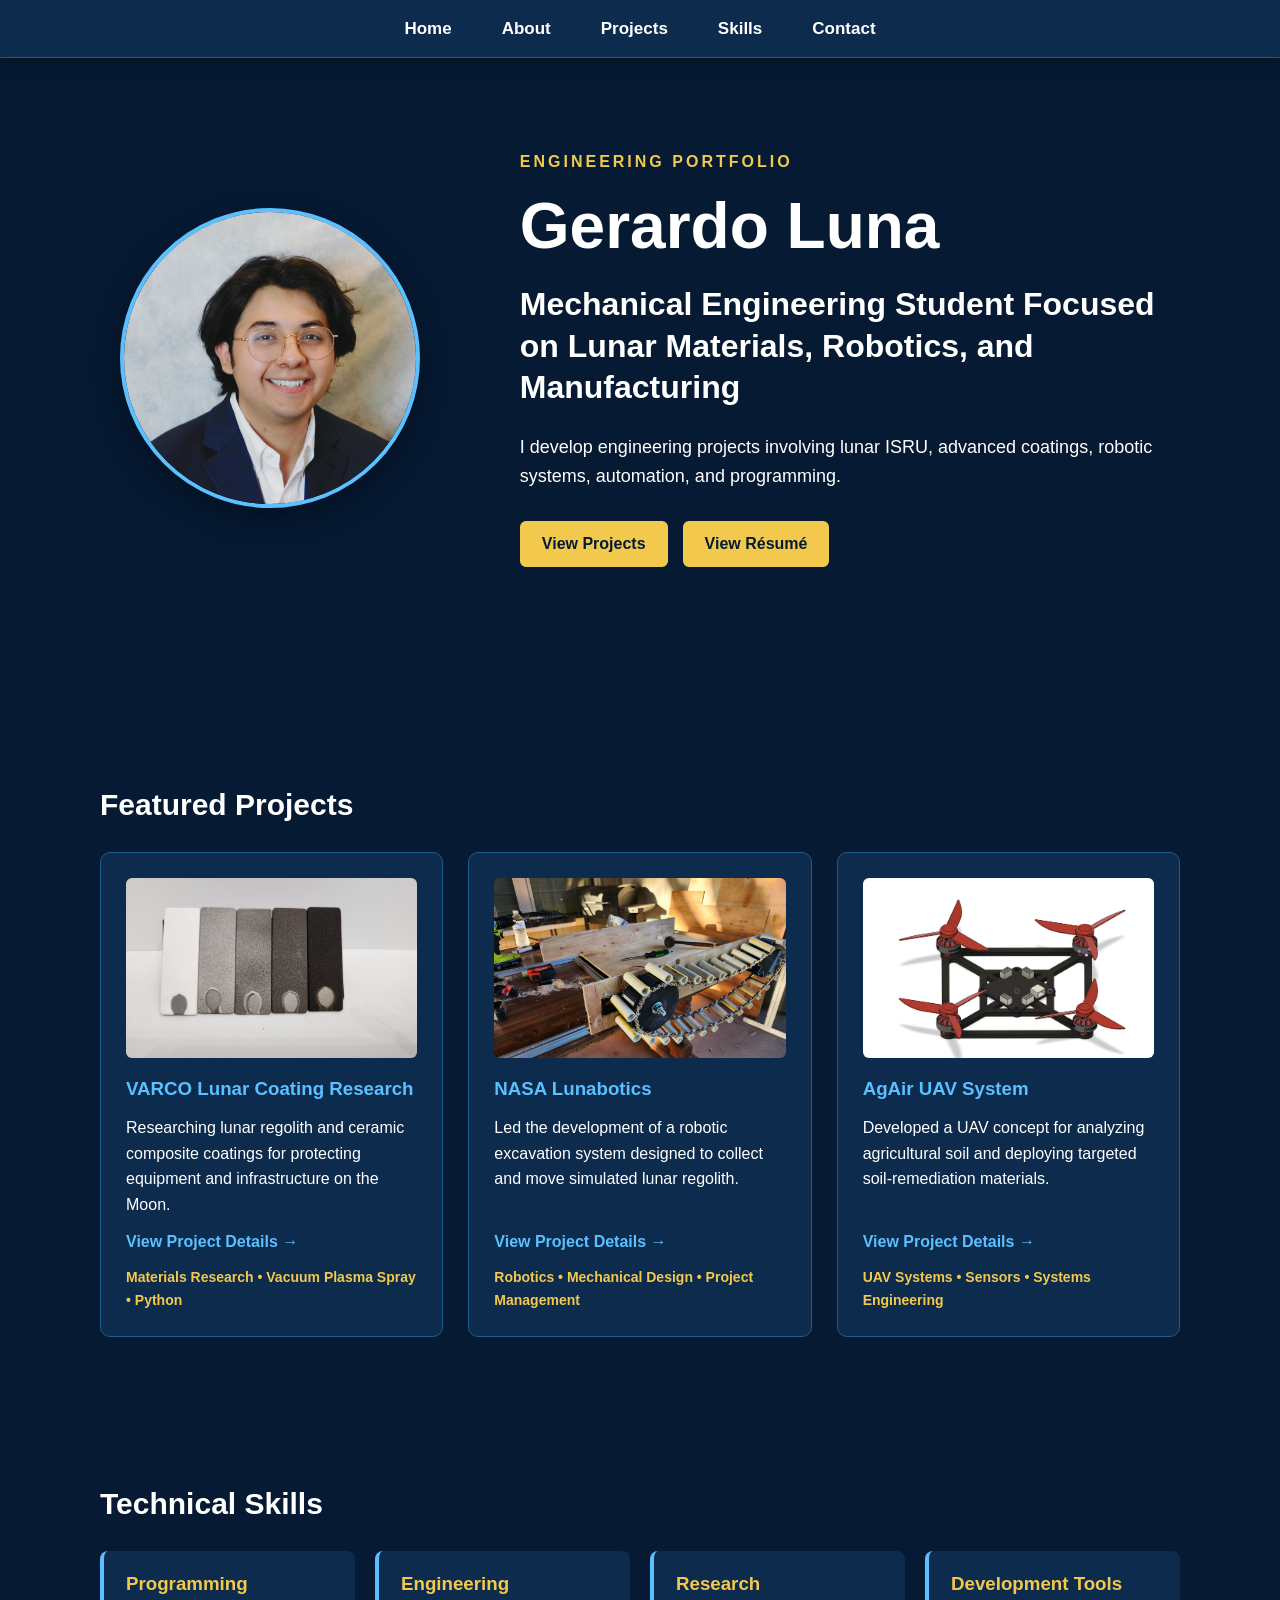
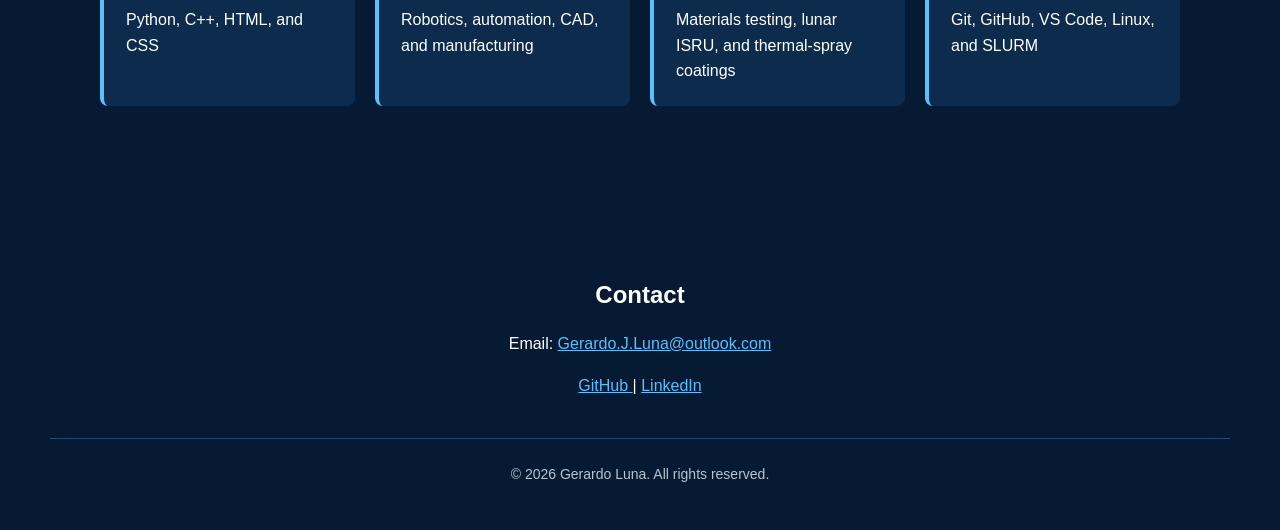
<file: index.html>
<!-- Gerardo Luna
     Engineering Portfolio 2026 -->

<!DOCTYPE html>
<html lang="en">

<head>
    <!-- Allows letters, numbers, and symbols to display correctly -->
    <meta charset="UTF-8">

    <!-- Makes the website responsive on phones and tablets -->
    <meta
        name="viewport"
        content="width=device-width, initial-scale=1.0">

    <!-- Text displayed on the browser tab -->
    <title>Gerardo Luna | Engineering Portfolio</title>

    <!-- Connects this page to the CSS file -->
    <link rel="stylesheet" href="style.css">
</head>

<body>

    <!-- Navigation bar -->
    <nav>
        <a href="index.html">Home</a>
        <a href="about.html">About</a>
        <a href="projects.html">Projects</a>
        <a href="skills.html">Skills</a>
        <a href="contact.html">Contact</a>
    </nav>


    <!-- Main webpage content -->
    <main>

        <!-- Homepage introduction -->
        <section class="hero">

            <!-- Headshot on the left -->
            <img
                class="headshot"
                src="images/headshot.jpg"
                alt="Headshot of Gerardo Luna">

            <!-- Introduction on the right -->
            <div class="hero-content">

                <p class="hero-label">
                    ENGINEERING PORTFOLIO
                </p>

                <h1>Gerardo Luna</h1>

                <h2>
                    Mechanical Engineering Student Focused on Lunar
                    Materials, Robotics, and Manufacturing
                </h2>

                <p class="hero-description">
                    I develop engineering projects involving lunar ISRU,
                    advanced coatings, robotic systems, automation,
                    and programming.
                </p>

                <div class="hero-buttons">

                    <a
                        class="primary-button"
                        href="projects.html">
                        View Projects
                    </a>

                    <a
                        class="secondary-button"
                        href="Gerardo-Luna-Resume.pdf"
                        target="_blank"
                        rel="noopener noreferrer">
                        View Résumé
                    </a>

                </div>

            </div>

        </section>


        
        <!-- Featured projects -->
<section id="projects">

    <h2>Featured Projects</h2>

    <div class="project-container">

        <!-- Entire VARCO card is clickable -->
        <a
            class="project-card"
            href="projects/varco.html"
            aria-label="View VARCO Lunar Coating Research project details">

            <img
                class="project-image"
                src="images/varco.jpg"
                alt="VARCO lunar coating research project">

            <h3>VARCO Lunar Coating Research</h3>

            <p>
                Researching lunar regolith and ceramic composite
                coatings for protecting equipment and infrastructure
                on the Moon.
            </p>

            <span class="project-link">
                View Project Details →
            </span>

            <p class="project-skills">
                Materials Research • Vacuum Plasma Spray • Python
            </p>

        </a>


        <!-- Entire Lunabotics card is clickable -->
        <a
            class="project-card"
            href="projects/lunabotics.html"
            aria-label="View NASA Lunabotics project details">

            <img
                class="project-image"
                src="images/lunabotics.jpg"
                alt="NASA Lunabotics robotic excavation project">

            <h3>NASA Lunabotics</h3>

            <p>
                Led the development of a robotic excavation system
                designed to collect and move simulated lunar regolith.
            </p>

            <span class="project-link">
                View Project Details →
            </span>

            <p class="project-skills">
                Robotics • Mechanical Design • Project Management
            </p>

        </a>


        <!-- Entire AgAir card is clickable -->
        <a
            class="project-card"
            href="projects/agair.html"
            aria-label="View AgAir UAV System project details">

            <img
                class="project-image"
                src="images/agair.jpg"
                alt="AgAir UAV soil analysis project">

            <h3>AgAir UAV System</h3>

            <p>
                Developed a UAV concept for analyzing agricultural
                soil and deploying targeted soil-remediation materials.
            </p>

            <span class="project-link">
                View Project Details →
            </span>

            <p class="project-skills">
                UAV Systems • Sensors • Systems Engineering
            </p>

        </a>

    </div>

</section>

       


        <!-- Technical skills -->
        <section id="skills">

            <h2>Technical Skills</h2>

            <div class="skills-container">

                <div class="skill-card">

                    <h3>Programming</h3>

                    <p>
                        Python, C++, HTML, and CSS
                    </p>

                </div>


                <div class="skill-card">

                    <h3>Engineering</h3>

                    <p>
                        Robotics, automation, CAD, and manufacturing
                    </p>

                </div>


                <div class="skill-card">

                    <h3>Research</h3>

                    <p>
                        Materials testing, lunar ISRU,
                        and thermal-spray coatings
                    </p>

                </div>


                <div class="skill-card">

                    <h3>Development Tools</h3>

                    <p>
                        Git, GitHub, VS Code, Linux, and SLURM
                    </p>

                </div>

            </div>

        </section>

    </main>


    <!-- Contact information and copyright -->
    <footer id="contact">

        <h2>Contact</h2>

        <p>
            Email:
            <a href="mailto:Gerardo.J.Luna@outlook.com">
                Gerardo.J.Luna@outlook.com
            </a>
        </p>

        <p>
            <a
                href="https://github.com/Gerry2323"
                target="_blank"
                rel="noopener noreferrer">
                GitHub
            </a>

            <span> | </span>

            <a
                href="https://www.linkedin.com/in/gerardo-l-351691195"
                target="_blank"
                rel="noopener noreferrer">
                LinkedIn
            </a>
        </p>

        <p class="copyright">
            &copy; 2026 Gerardo Luna. All rights reserved.
        </p>

    </footer>

</body>

</html>
</file>
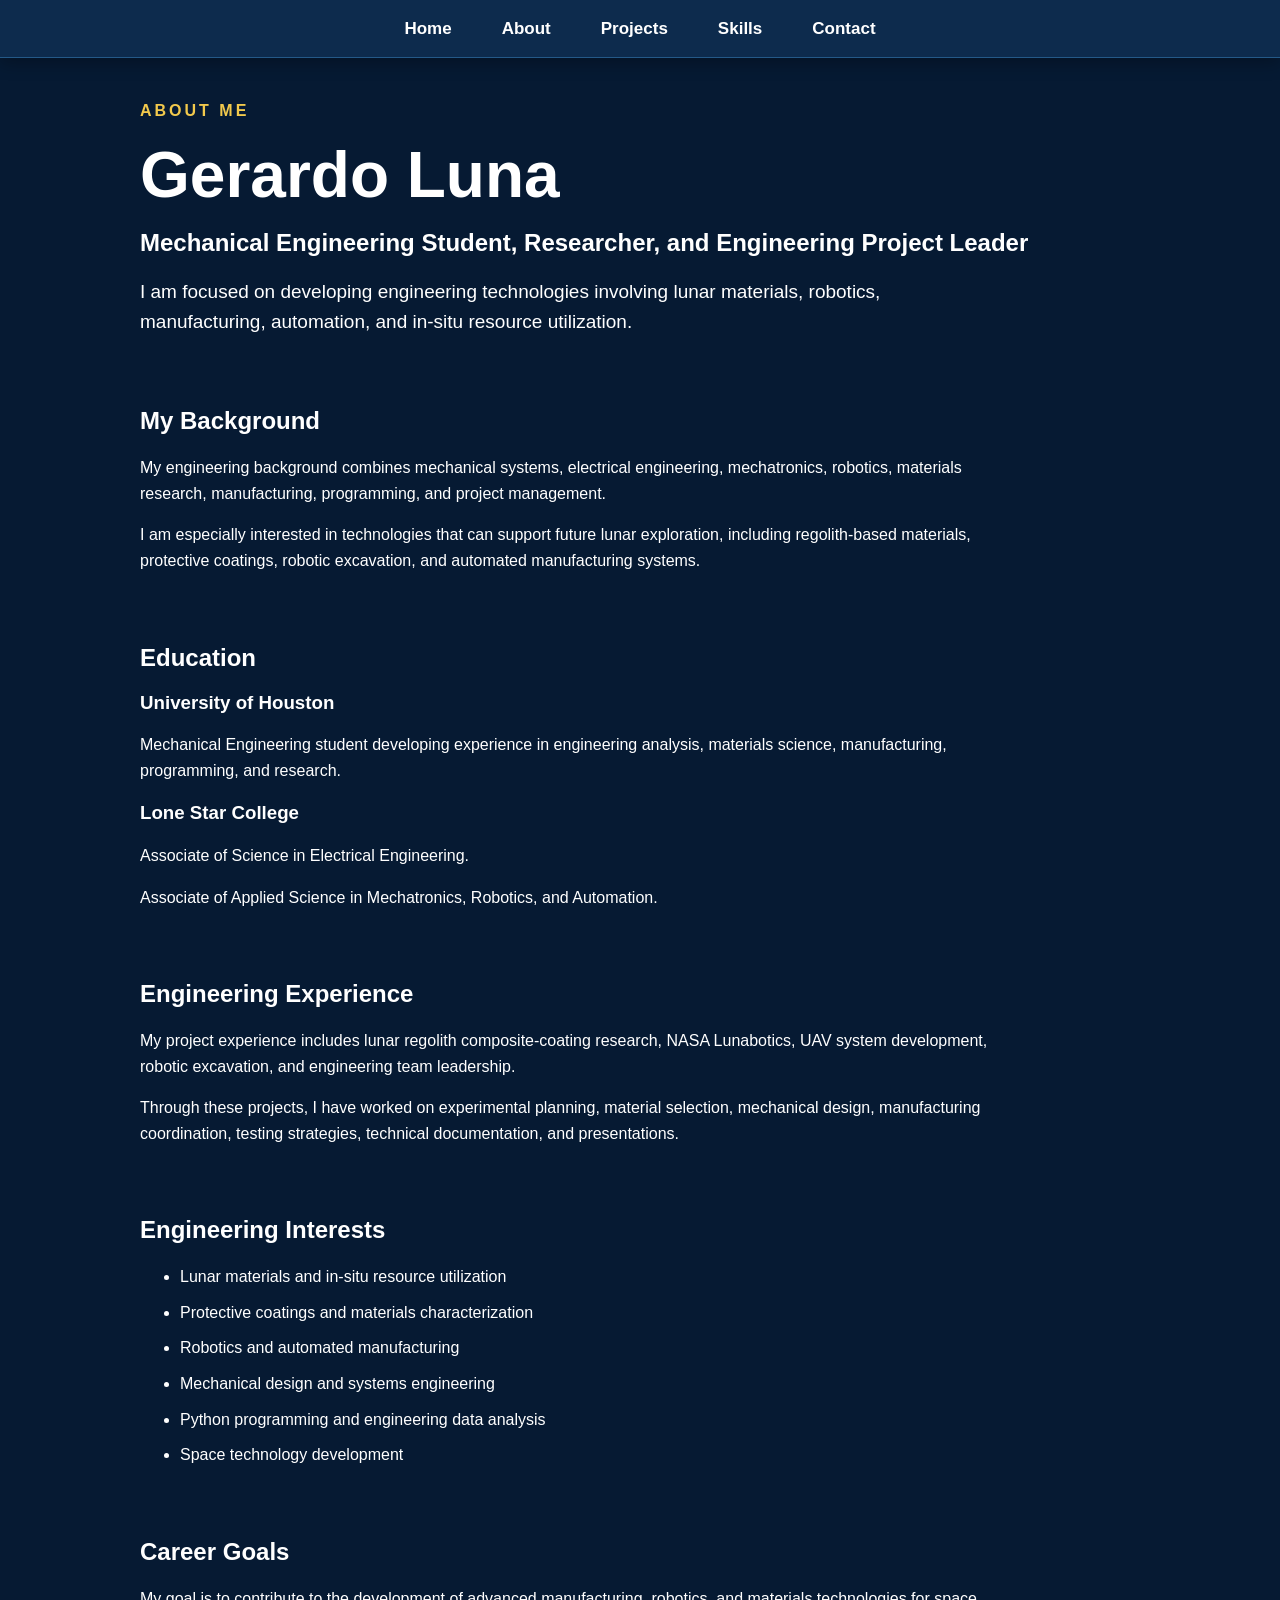
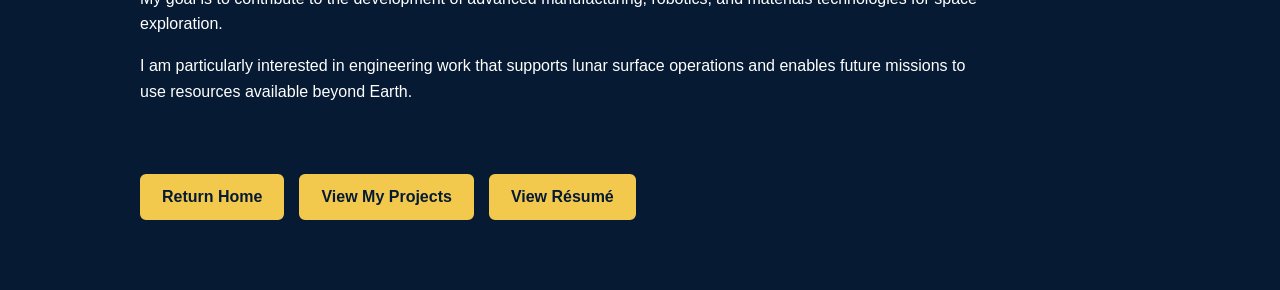
<file: about.html>
<!-- Gerardo Luna
     About Page 2026 -->

<!DOCTYPE html>
<html lang="en">

<head>
    <meta charset="UTF-8">

    <meta
        name="viewport"
        content="width=device-width, initial-scale=1.0">

    <title>About Me | Gerardo Luna</title>

    <!-- Connects this page to the same CSS as the homepage -->
    <link rel="stylesheet" href="style.css">
</head>

<body>

    <!-- Navigation bar -->
    <nav>
      
    <a href="index.html">Home</a>
    <a href="about.html">About</a>
    <a href="projects.html">Projects</a>
    <a href="skills.html">Skills</a>
    <a href="contact.html">Contact</a>

    </nav>


    <main class="project-page">

        <!-- About-page introduction -->
        <section class="project-header">

            <p class="hero-label">
                ABOUT ME
            </p>

            <h1>Gerardo Luna</h1>

            <h2>
                Mechanical Engineering Student, Researcher,
                and Engineering Project Leader
            </h2>

            <p class="project-summary">
                I am focused on developing engineering technologies involving
                lunar materials, robotics, manufacturing, automation, and
                in-situ resource utilization.
            </p>

        </section>


        <!-- Background section -->
        <section>

            <h2>My Background</h2>

            <p>
                My engineering background combines mechanical systems,
                electrical engineering, mechatronics, robotics, materials
                research, manufacturing, programming, and project management.
            </p>

            <p>
                I am especially interested in technologies that can support
                future lunar exploration, including regolith-based materials,
                protective coatings, robotic excavation, and automated
                manufacturing systems.
            </p>

        </section>


        <!-- Education section -->
        <section>

            <h2>Education</h2>

            <h3>University of Houston</h3>

            <p>
                Mechanical Engineering student developing experience in
                engineering analysis, materials science, manufacturing,
                programming, and research.
            </p>

            <h3>Lone Star College</h3>

            <p>
                Associate of Science in Electrical Engineering.
            </p>

            <p>
                Associate of Applied Science in Mechatronics,
                Robotics, and Automation.
            </p>

        </section>


        <!-- Engineering experience -->
        <section>

            <h2>Engineering Experience</h2>

            <p>
                My project experience includes lunar regolith composite-coating
                research, NASA Lunabotics, UAV system development, robotic
                excavation, and engineering team leadership.
            </p>

            <p>
                Through these projects, I have worked on experimental planning,
                material selection, mechanical design, manufacturing
                coordination, testing strategies, technical documentation,
                and presentations.
            </p>

        </section>


        <!-- Engineering interests -->
        <section>

            <h2>Engineering Interests</h2>

            <ul>
                <li>Lunar materials and in-situ resource utilization</li>

                <li>
                    Protective coatings and materials characterization
                </li>

                <li>Robotics and automated manufacturing</li>

                <li>Mechanical design and systems engineering</li>

                <li>Python programming and engineering data analysis</li>

                <li>Space technology development</li>
            </ul>

        </section>


        <!-- Career goals -->
        <section>

            <h2>Career Goals</h2>

            <p>
                My goal is to contribute to the development of advanced
                manufacturing, robotics, and materials technologies for
                space exploration.
            </p>

            <p>
                I am particularly interested in engineering work that supports
                lunar surface operations and enables future missions to use
                resources available beyond Earth.
            </p>

        </section>


        <!-- Page buttons -->
        <section>

            <div class="hero-buttons">

                <!-- Returns to the homepage -->
                <a class="secondary-button" href="index.html">
                    Return Home
                </a>

                <!-- Opens the Projects page -->
                <a class="primary-button" href="projects.html">
                    View My Projects
                </a>

                <!-- Opens the résumé -->
                <a
                    class="secondary-button"
                    href="Gerardo-Luna-Resume.pdf"
                    target="_blank"
                    rel="noopener noreferrer">
                    View Résumé
                </a>

            </div>

        </section>

    </main>

</body>

</html>
</file>
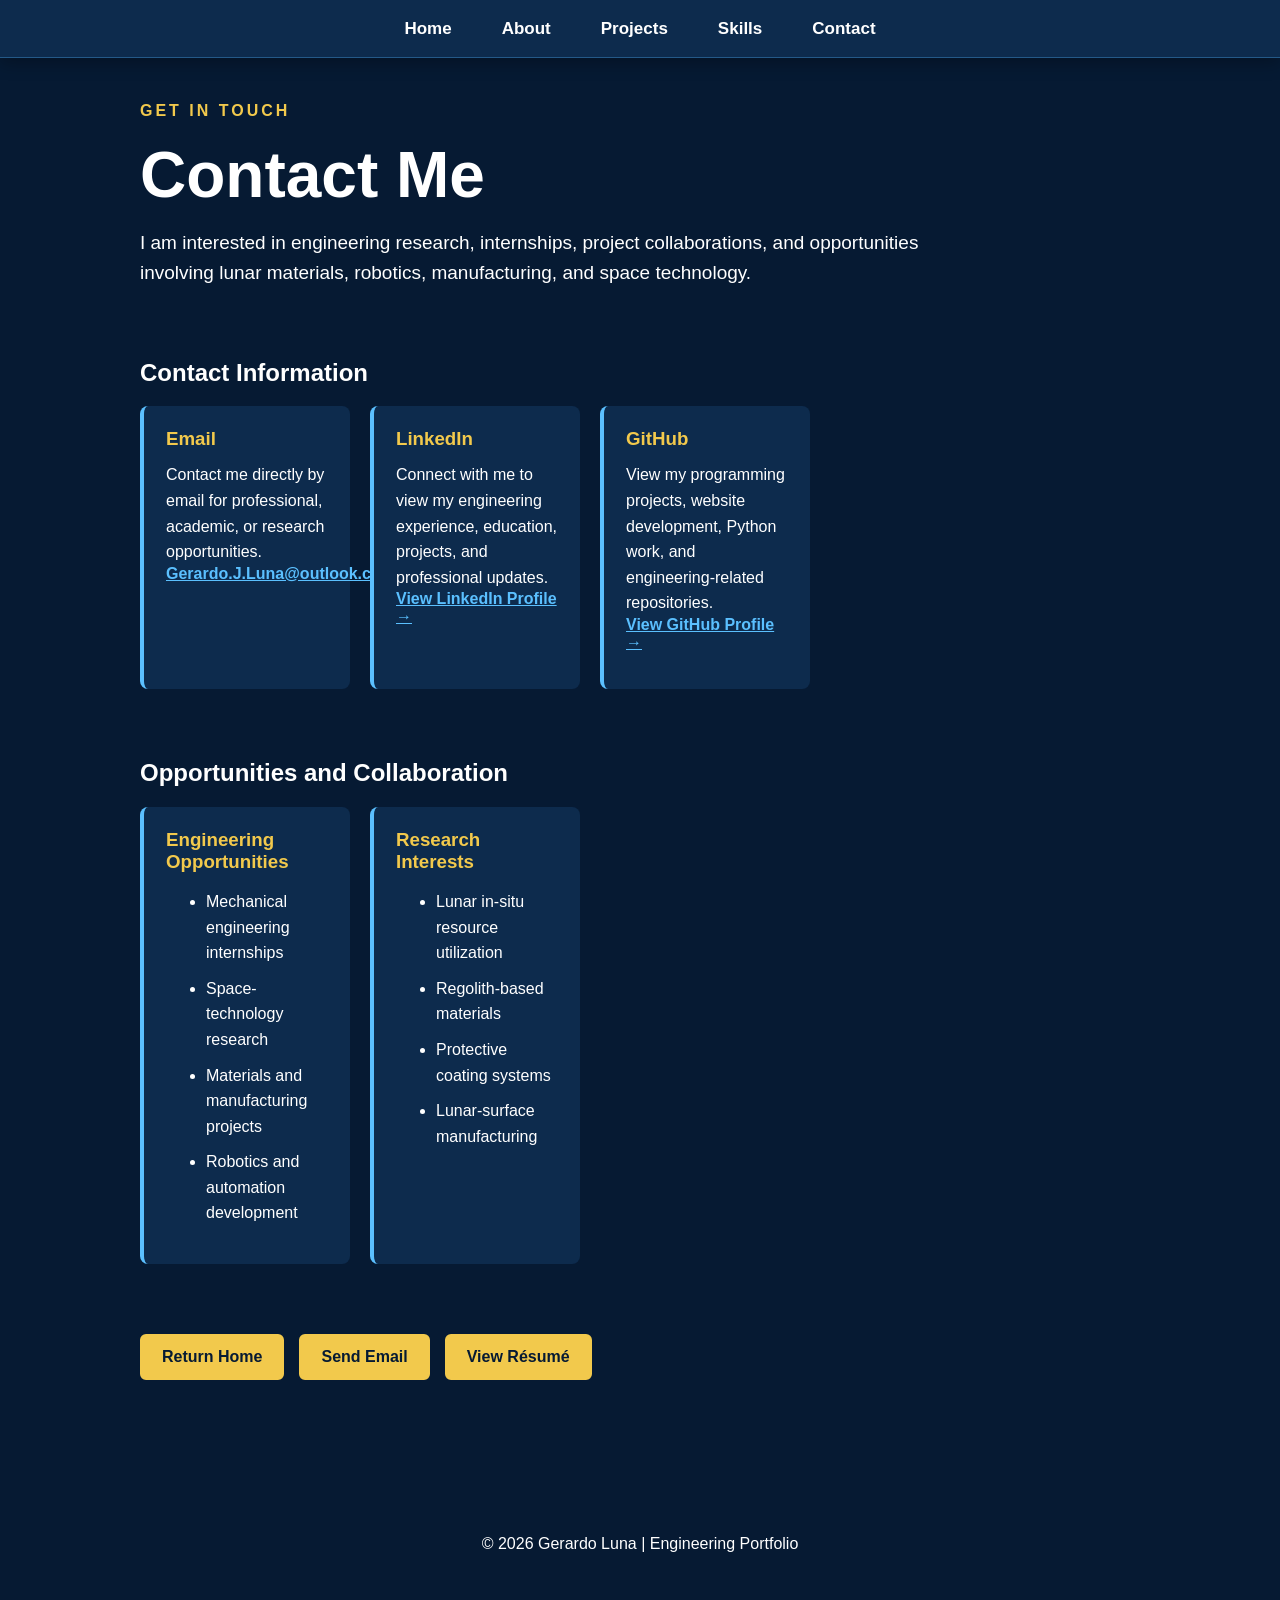
<file: contact.html>
<!-- Gerardo Luna
     Contact Page 2026 -->

<!DOCTYPE html>
<html lang="en">

<head>
    <meta charset="UTF-8">

    <meta
        name="viewport"
        content="width=device-width, initial-scale=1.0">

    <title>Contact | Gerardo Luna</title>

    <!-- Connects this page to the same CSS as the other pages -->
    <link rel="stylesheet" href="style.css">
</head>

<body>

    <!-- Top navigation bar -->
    <nav>
        <a href="index.html">Home</a>
        <a href="about.html">About</a>
        <a href="projects.html">Projects</a>
        <a href="skills.html">Skills</a>
        <a href="contact.html">Contact</a>
    </nav>


    <main class="project-page">

        <!-- Contact-page introduction -->
        <section class="project-header">

            <p class="hero-label">
                GET IN TOUCH
            </p>

            <h1>Contact Me</h1>

            <p class="project-summary">
                I am interested in engineering research, internships,
                project collaborations, and opportunities involving
                lunar materials, robotics, manufacturing, and space technology.
            </p>

        </section>


        <!-- Contact options -->
        <section>

            <h2>Contact Information</h2>

            <div class="skills-container">

                <!-- Email -->
                <article class="skill-card">

                    <h3>Email</h3>

                    <p>
                        Contact me directly by email for professional,
                        academic, or research opportunities.
                    </p>

                    <a
                        class="project-link"
                        href="mailto:Gerardo.J.Luna@outlook.com">
                        Gerardo.J.Luna@outlook.com
                    </a>

                </article>


                <!-- LinkedIn -->
                <article class="skill-card">

                    <h3>LinkedIn</h3>

                    <p>
                        Connect with me to view my engineering experience,
                        education, projects, and professional updates.
                    </p>

                    <a
                        class="project-link"
                        href="https://www.linkedin.com/in/gerardo-l-351691195"
                        target="_blank"
                        rel="noopener noreferrer">
                        View LinkedIn Profile →
                    </a>

                </article>


                <!-- GitHub -->
                <article class="skill-card">

                    <h3>GitHub</h3>

                    <p>
                        View my programming projects, website development,
                        Python work, and engineering-related repositories.
                    </p>

                    <a
                        class="project-link"
                        href="https://github.com/Gerry2323"
                        target="_blank"
                        rel="noopener noreferrer">
                        View GitHub Profile →
                    </a>

                </article>

            </div>

        </section>


        <!-- Opportunity interests -->
        <section>

            <h2>Opportunities and Collaboration</h2>

            <div class="skills-container">

                <article class="skill-card">

                    <h3>Engineering Opportunities</h3>

                    <ul>
                        <li>Mechanical engineering internships</li>
                        <li>Space-technology research</li>
                        <li>Materials and manufacturing projects</li>
                        <li>Robotics and automation development</li>
                    </ul>

                </article>


                <article class="skill-card">

                    <h3>Research Interests</h3>

                    <ul>
                        <li>Lunar in-situ resource utilization</li>
                        <li>Regolith-based materials</li>
                        <li>Protective coating systems</li>
                        <li>Lunar-surface manufacturing</li>
                    </ul>

                </article>

            </div>

        </section>


        <!-- Page buttons -->
        <section>

            <div class="hero-buttons">

                <a class="secondary-button" href="index.html">
                    Return Home
                </a>

                <a
                    class="primary-button"
                    href="mailto:Gerardo.J.Luna@outlook.com">
                    Send Email
                </a>

                <a
                    class="secondary-button"
                    href="Gerardo-Luna-Resume.pdf"
                    target="_blank"
                    rel="noopener noreferrer">
                    View Résumé
                </a>

            </div>

        </section>

    </main>


    <!-- Footer -->
    <footer>

        <p>
            © 2026 Gerardo Luna | Engineering Portfolio
        </p>

    </footer>

</body>

</html>
</file>
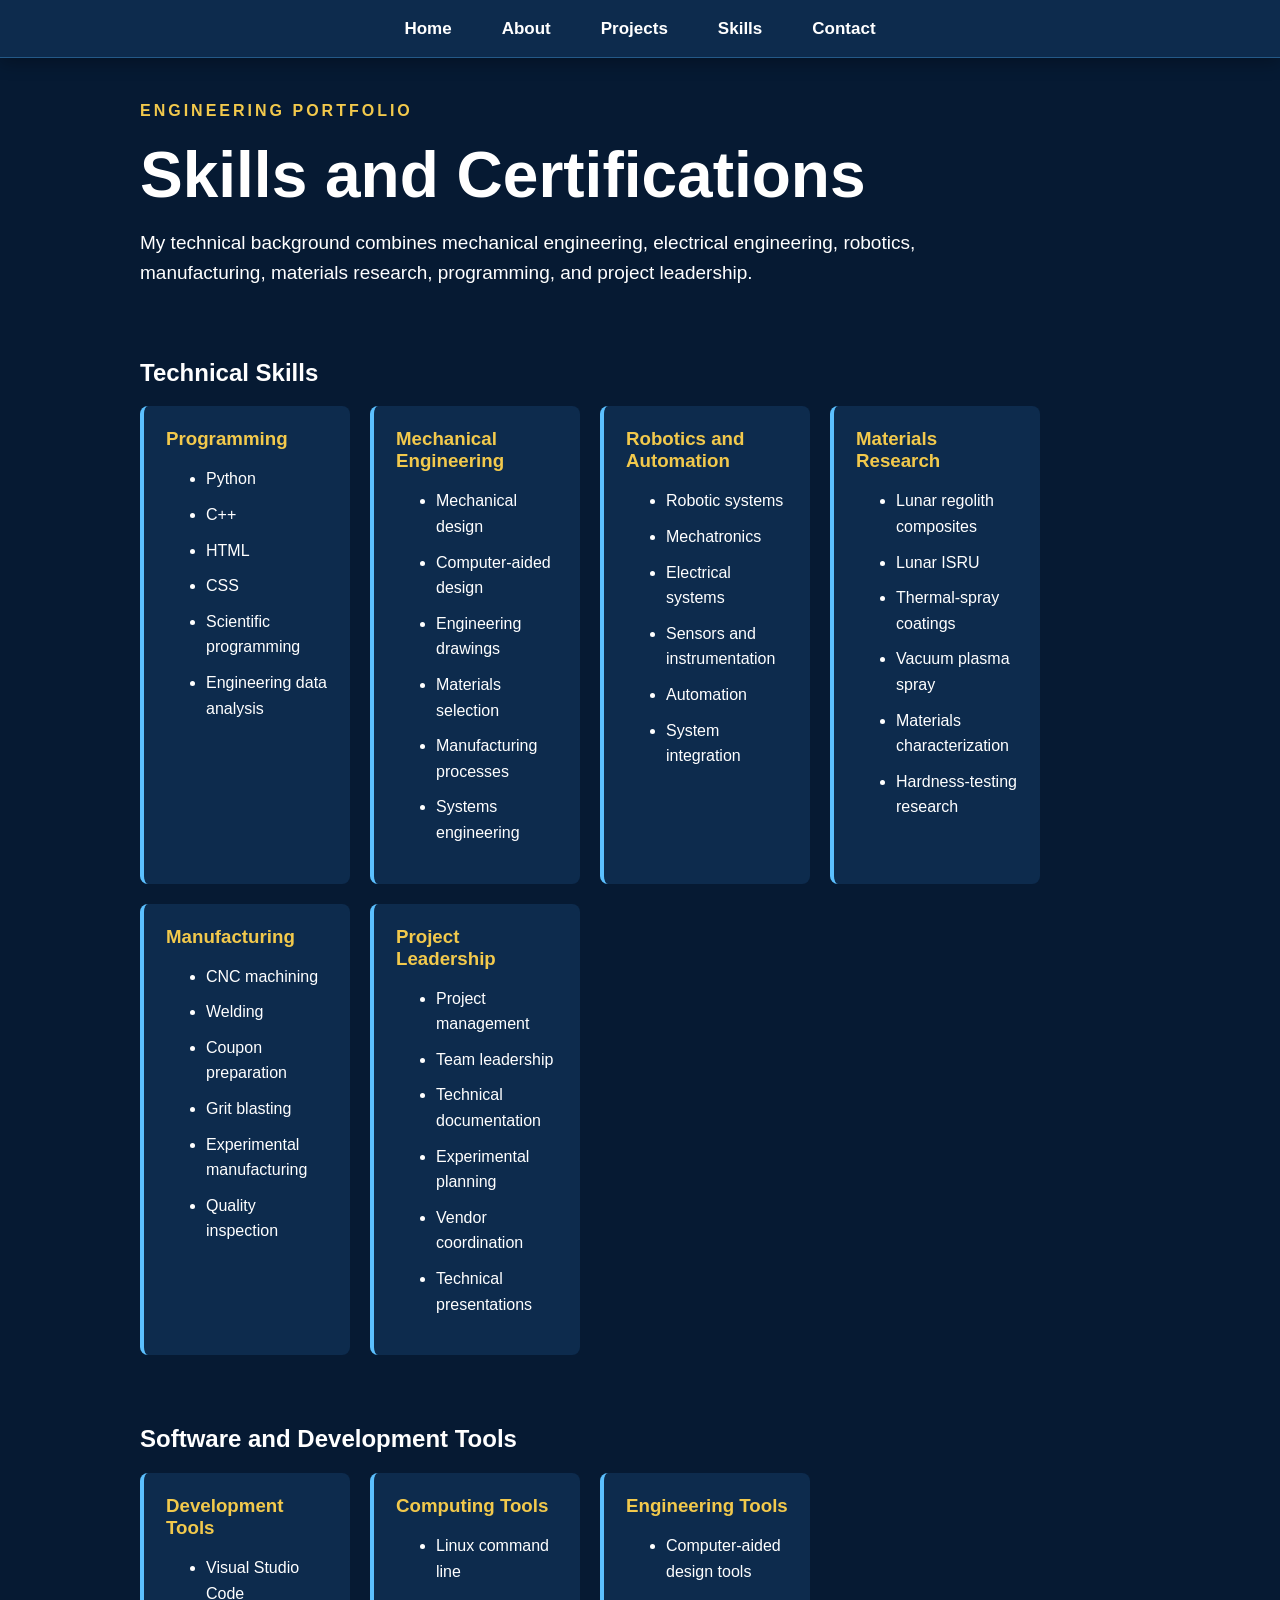
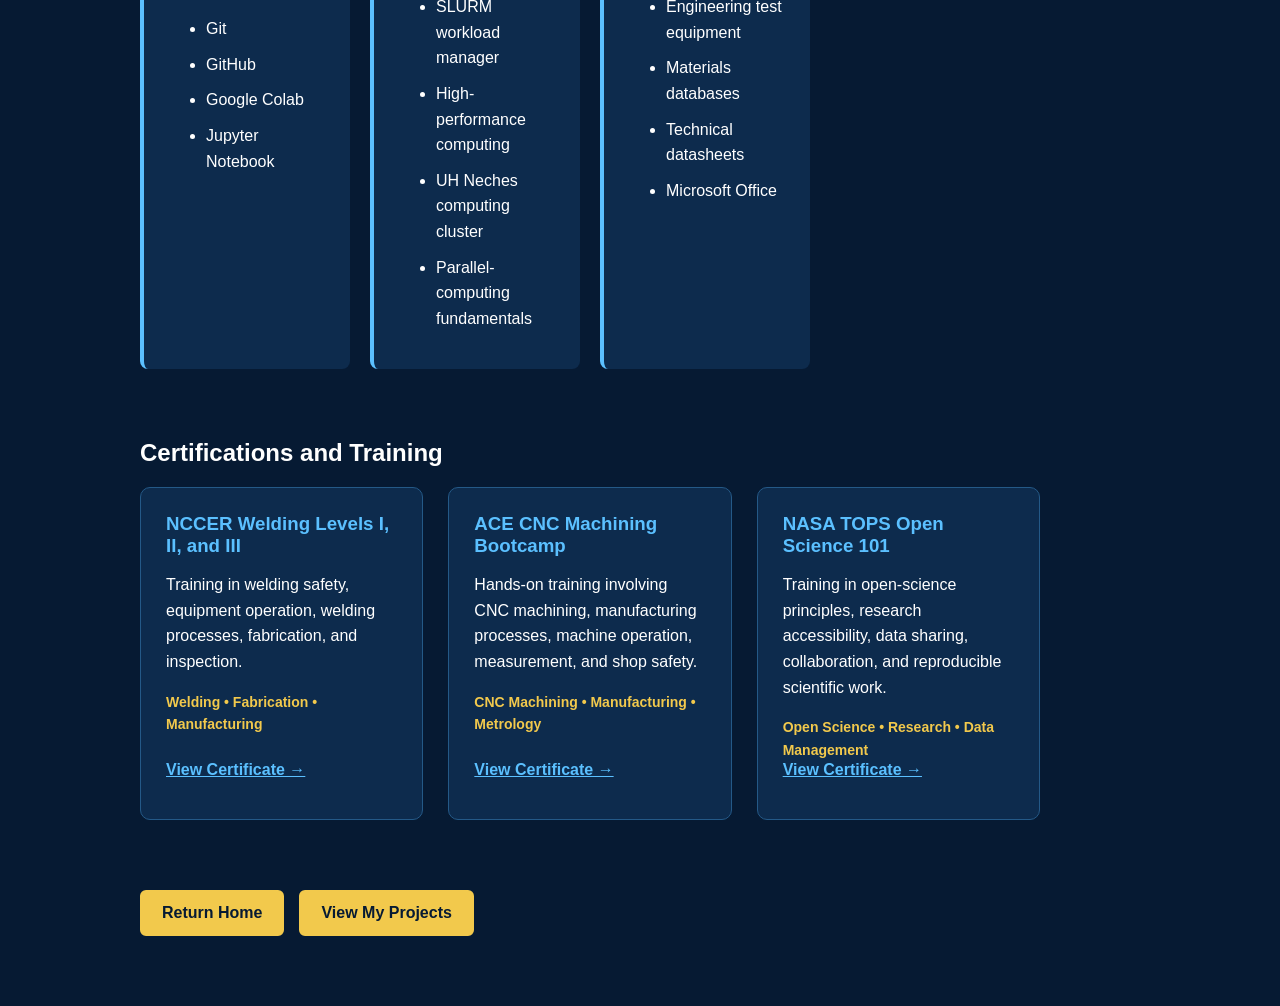
<file: skills.html>
<!-- Gerardo Luna
     Skills and Certifications Page 2026 -->

<!DOCTYPE html>
<html lang="en">

<head>
    <meta charset="UTF-8">

    <meta
        name="viewport"
        content="width=device-width, initial-scale=1.0">

    <title>Skills and Certifications | Gerardo Luna</title>

    <!-- Connects this page to the same CSS used by the homepage -->
    <link rel="stylesheet" href="style.css">
</head>

<body>

    <!-- Top navigation bar -->
    <nav>
        <a href="index.html">Home</a>
        <a href="about.html">About</a>
        <a href="projects.html">Projects</a>
        <a href="skills.html">Skills</a>
        <a href="contact.html">Contact</a>
    </nav>


    <main class="project-page">

        <!-- Page introduction -->
        <section class="project-header">

            <p class="hero-label">
                ENGINEERING PORTFOLIO
            </p>

            <h1>Skills and Certifications</h1>

            <p class="project-summary">
                My technical background combines mechanical engineering,
                electrical engineering, robotics, manufacturing, materials
                research, programming, and project leadership.
            </p>

        </section>


        <!-- Technical skills -->
        <section>

            <h2>Technical Skills</h2>

            <div class="skills-container">


                <!-- Programming -->
                <article class="skill-card">

                    <h3>Programming</h3>

                    <ul>
                        <li>Python</li>
                        <li>C++</li>
                        <li>HTML</li>
                        <li>CSS</li>
                        <li>Scientific programming</li>
                        <li>Engineering data analysis</li>
                    </ul>

                </article>


                <!-- Mechanical engineering -->
                <article class="skill-card">

                    <h3>Mechanical Engineering</h3>

                    <ul>
                        <li>Mechanical design</li>
                        <li>Computer-aided design</li>
                        <li>Engineering drawings</li>
                        <li>Materials selection</li>
                        <li>Manufacturing processes</li>
                        <li>Systems engineering</li>
                    </ul>

                </article>


                <!-- Robotics and automation -->
                <article class="skill-card">

                    <h3>Robotics and Automation</h3>

                    <ul>
                        <li>Robotic systems</li>
                        <li>Mechatronics</li>
                        <li>Electrical systems</li>
                        <li>Sensors and instrumentation</li>
                        <li>Automation</li>
                        <li>System integration</li>
                    </ul>

                </article>


                <!-- Materials research -->
                <article class="skill-card">

                    <h3>Materials Research</h3>

                    <ul>
                        <li>Lunar regolith composites</li>
                        <li>Lunar ISRU</li>
                        <li>Thermal-spray coatings</li>
                        <li>Vacuum plasma spray</li>
                        <li>Materials characterization</li>
                        <li>Hardness-testing research</li>
                    </ul>

                </article>


                <!-- Manufacturing -->
                <article class="skill-card">

                    <h3>Manufacturing</h3>

                    <ul>
                        <li>CNC machining</li>
                        <li>Welding</li>
                        <li>Coupon preparation</li>
                        <li>Grit blasting</li>
                        <li>Experimental manufacturing</li>
                        <li>Quality inspection</li>
                    </ul>

                </article>


                <!-- Project leadership -->
                <article class="skill-card">

                    <h3>Project Leadership</h3>

                    <ul>
                        <li>Project management</li>
                        <li>Team leadership</li>
                        <li>Technical documentation</li>
                        <li>Experimental planning</li>
                        <li>Vendor coordination</li>
                        <li>Technical presentations</li>
                    </ul>

                </article>

            </div>

        </section>


        <!-- Software and tools -->
        <section>

            <h2>Software and Development Tools</h2>

            <div class="skills-container">


                <article class="skill-card">

                    <h3>Development Tools</h3>

                    <ul>
                        <li>Visual Studio Code</li>
                        <li>Git</li>
                        <li>GitHub</li>
                        <li>Google Colab</li>
                        <li>Jupyter Notebook</li>
                    </ul>

                </article>


                <article class="skill-card">

                    <h3>Computing Tools</h3>

                    <ul>
                        <li>Linux command line</li>
                        <li>SLURM workload manager</li>
                        <li>High-performance computing</li>
                        <li>UH Neches computing cluster</li>
                        <li>Parallel-computing fundamentals</li>
                    </ul>

                </article>


                <article class="skill-card">

                    <h3>Engineering Tools</h3>

                    <ul>
                        <li>Computer-aided design tools</li>
                        <li>Engineering test equipment</li>
                        <li>Materials databases</li>
                        <li>Technical datasheets</li>
                        <li>Microsoft Office</li>
                    </ul>

                </article>

            </div>

        </section>


        <!-- Certifications -->
        <section>

            <h2>Certifications and Training</h2>

            <div class="project-container">


                <!-- NCCER Welding -->
                <article class="project-card">

                    <h3>NCCER Welding Levels I, II, and III</h3>

                    <p>
                        Training in welding safety, equipment operation,
                        welding processes, fabrication, and inspection.
                    </p>

                    <p class="project-skills">
                        Welding • Fabrication • Manufacturing
                    </p>

                    <a
                        class="project-link"
                        href="certificates/nccer-welding.pdf"
                        target="_blank"
                        rel="noopener noreferrer">
                        View Certificate →
                    </a>

                </article>


                <!-- CNC Machining -->
                <article class="project-card">

                    <h3>ACE CNC Machining Bootcamp</h3>

                    <p>
                        Hands-on training involving CNC machining,
                        manufacturing processes, machine operation,
                        measurement, and shop safety.
                    </p>

                    <p class="project-skills">
                        CNC Machining • Manufacturing • Metrology
                    </p>

                    <a
                        class="project-link"
                        href="certificates/ace-cnc-machining.pdf"
                        target="_blank"
                        rel="noopener noreferrer">
                        View Certificate →
                    </a>

                </article>


                <!-- NASA TOPS -->
                <article class="project-card">

                    <h3>NASA TOPS Open Science 101</h3>

                    <p>
                        Training in open-science principles, research
                        accessibility, data sharing, collaboration,
                        and reproducible scientific work.
                    </p>

                    <p class="project-skills">
                        Open Science • Research • Data Management
                    </p>

                    <a
                        class="project-link"
                        href="certificates/nasa-tops-open-science.pdf"
                        target="_blank"
                        rel="noopener noreferrer">
                        View Certificate →
                    </a>

                </article>

            </div>

        </section>


        <!-- Return to homepage -->
        <section>

            <div class="hero-buttons">

                <a class="secondary-button" href="index.html">
                    Return Home
                </a>

                <a class="primary-button" href="projects.html">
                    View My Projects
                </a>

            </div>

        </section>

    </main>

</body>

</html>
</file>
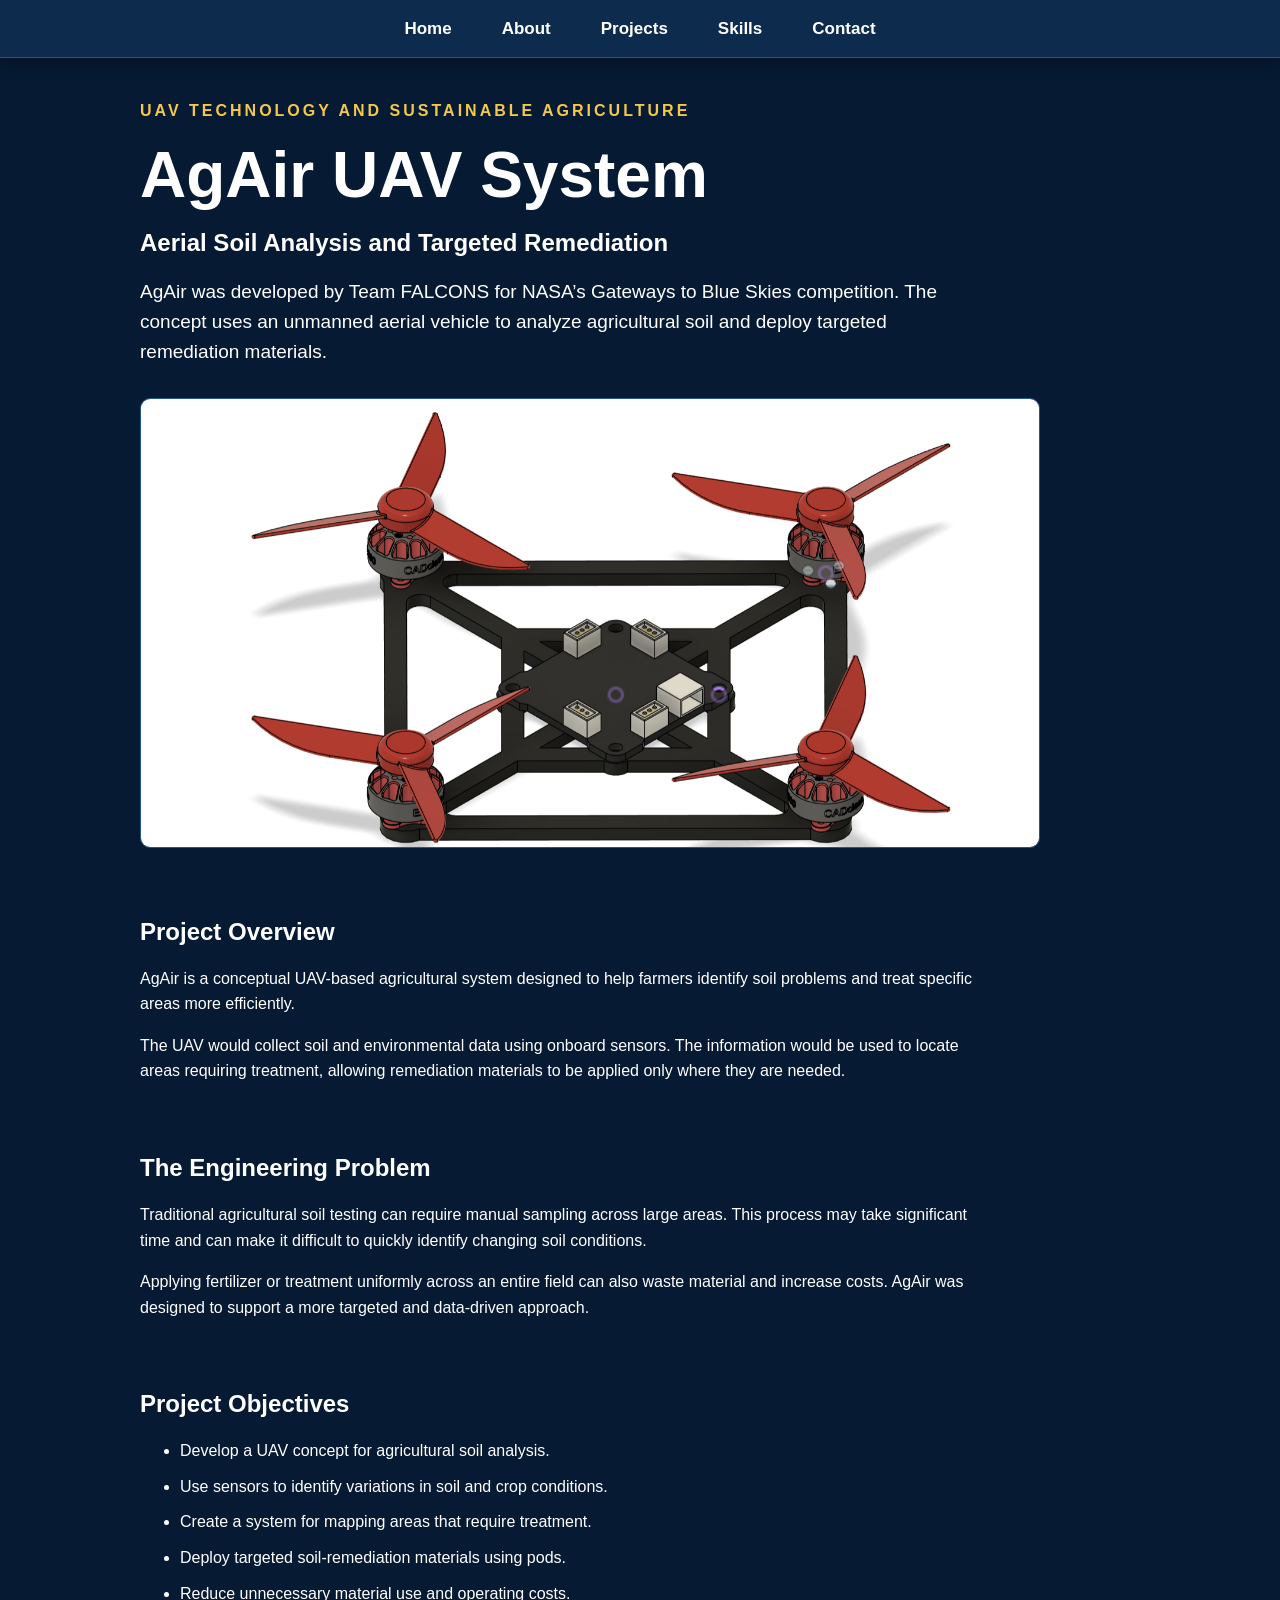
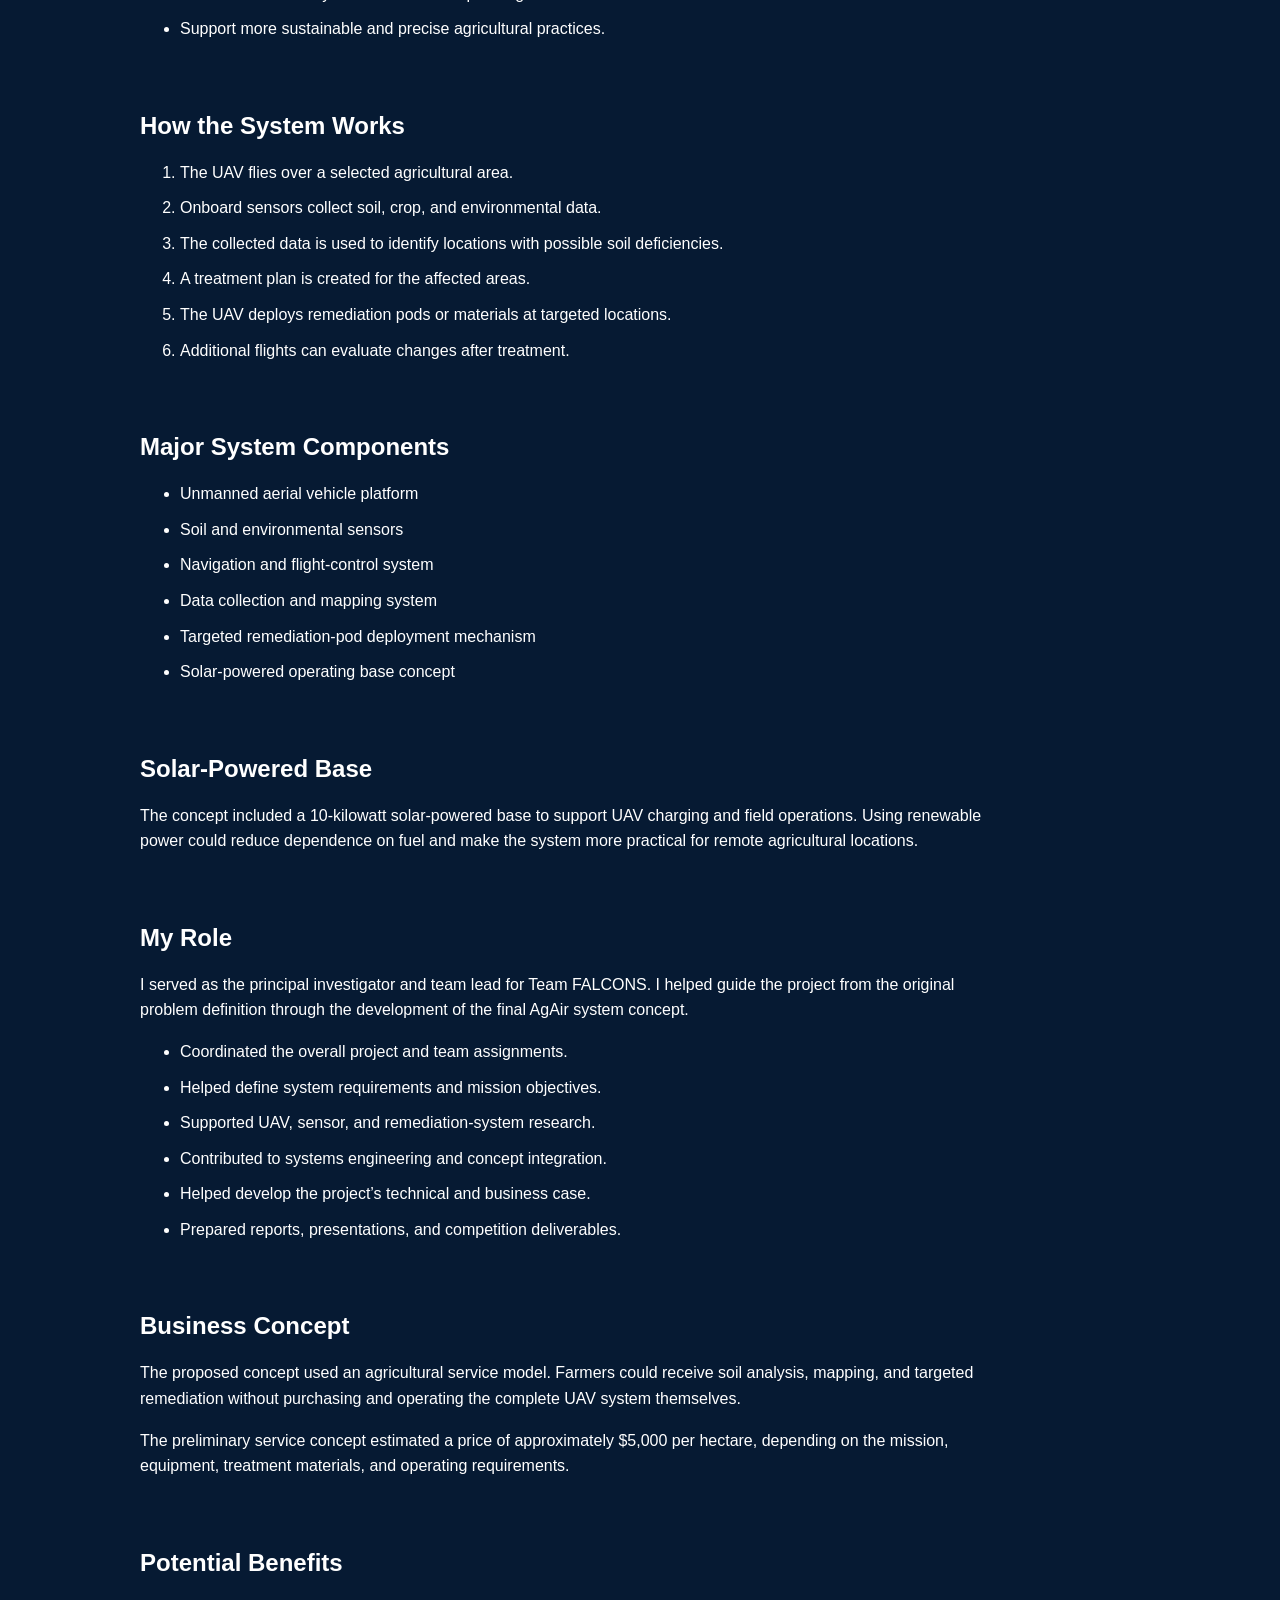
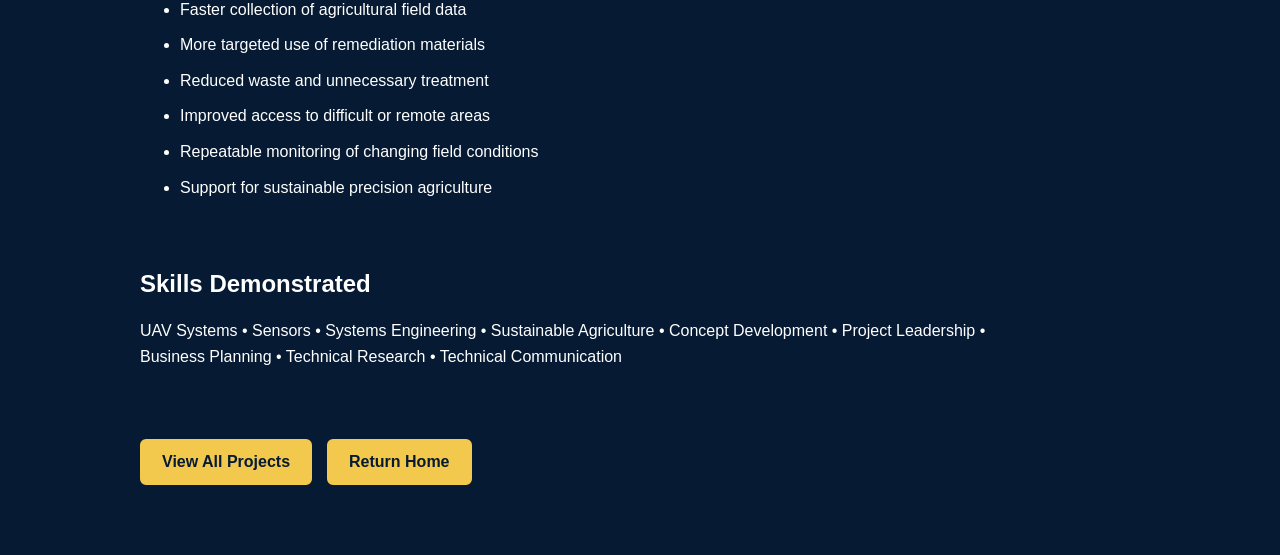
<file: projects/agair.html>
<!-- Gerardo Luna
     AgAir UAV Project Detail Page 2026 -->

<!DOCTYPE html>
<html lang="en">

<head>
    <meta charset="UTF-8">

    <meta
        name="viewport"
        content="width=device-width, initial-scale=1.0">

    <title>AgAir UAV System | Gerardo Luna</title>

    <!-- Connects to style.css outside the projects folder -->
    <link rel="stylesheet" href="../style.css">
</head>

<body>

    <!-- Navigation for pages inside the projects folder -->
    <nav>
        <a href="../index.html">Home</a>
        <a href="../about.html">About</a>
        <a href="../projects.html">Projects</a>
        <a href="../skills.html">Skills</a>
        <a href="../contact.html">Contact</a>
    </nav>


    <main class="project-page">

        <!-- Project introduction -->
        <section class="project-header">

            <p class="hero-label">
                UAV TECHNOLOGY AND SUSTAINABLE AGRICULTURE
            </p>

            <h1>AgAir UAV System</h1>

            <h2>
                Aerial Soil Analysis and Targeted Remediation
            </h2>

            <p class="project-summary">
                AgAir was developed by Team FALCONS for NASA’s
                Gateways to Blue Skies competition. The concept uses
                an unmanned aerial vehicle to analyze agricultural soil
                and deploy targeted remediation materials.
            </p>

            <img
                class="project-image"
                src="../images/agair.jpg"
                alt="AgAir UAV soil analysis and remediation system">

        </section>


        <!-- Project overview -->
        <section>

            <h2>Project Overview</h2>

            <p>
                AgAir is a conceptual UAV-based agricultural system designed
                to help farmers identify soil problems and treat specific
                areas more efficiently.
            </p>

            <p>
                The UAV would collect soil and environmental data using
                onboard sensors. The information would be used to locate
                areas requiring treatment, allowing remediation materials
                to be applied only where they are needed.
            </p>

        </section>


        <!-- Engineering problem -->
        <section>

            <h2>The Engineering Problem</h2>

            <p>
                Traditional agricultural soil testing can require manual
                sampling across large areas. This process may take significant
                time and can make it difficult to quickly identify changing
                soil conditions.
            </p>

            <p>
                Applying fertilizer or treatment uniformly across an entire
                field can also waste material and increase costs. AgAir was
                designed to support a more targeted and data-driven approach.
            </p>

        </section>


        <!-- Objectives -->
        <section>

            <h2>Project Objectives</h2>

            <ul>
                <li>
                    Develop a UAV concept for agricultural soil analysis.
                </li>

                <li>
                    Use sensors to identify variations in soil and crop
                    conditions.
                </li>

                <li>
                    Create a system for mapping areas that require treatment.
                </li>

                <li>
                    Deploy targeted soil-remediation materials using pods.
                </li>

                <li>
                    Reduce unnecessary material use and operating costs.
                </li>

                <li>
                    Support more sustainable and precise agricultural
                    practices.
                </li>
            </ul>

        </section>


        <!-- System operation -->
        <section>

            <h2>How the System Works</h2>

            <ol>
                <li>
                    The UAV flies over a selected agricultural area.
                </li>

                <li>
                    Onboard sensors collect soil, crop, and environmental data.
                </li>

                <li>
                    The collected data is used to identify locations with
                    possible soil deficiencies.
                </li>

                <li>
                    A treatment plan is created for the affected areas.
                </li>

                <li>
                    The UAV deploys remediation pods or materials at targeted
                    locations.
                </li>

                <li>
                    Additional flights can evaluate changes after treatment.
                </li>
            </ol>

        </section>


        <!-- Major system components -->
        <section>

            <h2>Major System Components</h2>

            <ul>
                <li>Unmanned aerial vehicle platform</li>
                <li>Soil and environmental sensors</li>
                <li>Navigation and flight-control system</li>
                <li>Data collection and mapping system</li>
                <li>Targeted remediation-pod deployment mechanism</li>
                <li>Solar-powered operating base concept</li>
            </ul>

        </section>


        <!-- Power concept -->
        <section>

            <h2>Solar-Powered Base</h2>

            <p>
                The concept included a 10-kilowatt solar-powered base to
                support UAV charging and field operations. Using renewable
                power could reduce dependence on fuel and make the system
                more practical for remote agricultural locations.
            </p>

        </section>


        <!-- My role -->
        <section>

            <h2>My Role</h2>

            <p>
                I served as the principal investigator and team lead for
                Team FALCONS. I helped guide the project from the original
                problem definition through the development of the final
                AgAir system concept.
            </p>

            <ul>
                <li>
                    Coordinated the overall project and team assignments.
                </li>

                <li>
                    Helped define system requirements and mission objectives.
                </li>

                <li>
                    Supported UAV, sensor, and remediation-system research.
                </li>

                <li>
                    Contributed to systems engineering and concept integration.
                </li>

                <li>
                    Helped develop the project’s technical and business case.
                </li>

                <li>
                    Prepared reports, presentations, and competition
                    deliverables.
                </li>
            </ul>

        </section>


        <!-- Business model -->
        <section>

            <h2>Business Concept</h2>

            <p>
                The proposed concept used an agricultural service model.
                Farmers could receive soil analysis, mapping, and targeted
                remediation without purchasing and operating the complete
                UAV system themselves.
            </p>

            <p>
                The preliminary service concept estimated a price of
                approximately $5,000 per hectare, depending on the mission,
                equipment, treatment materials, and operating requirements.
            </p>

        </section>


        <!-- Benefits -->
        <section>

            <h2>Potential Benefits</h2>

            <ul>
                <li>Faster collection of agricultural field data</li>
                <li>More targeted use of remediation materials</li>
                <li>Reduced waste and unnecessary treatment</li>
                <li>Improved access to difficult or remote areas</li>
                <li>Repeatable monitoring of changing field conditions</li>
                <li>Support for sustainable precision agriculture</li>
            </ul>

        </section>


        <!-- Skills -->
        <section>

            <h2>Skills Demonstrated</h2>

            <p class="project-skills">
                UAV Systems • Sensors • Systems Engineering • Sustainable
                Agriculture • Concept Development • Project Leadership •
                Business Planning • Technical Research • Technical Communication
            </p>

        </section>


        <!-- Page buttons -->
        <section>

            <div class="hero-buttons">

                <a class="primary-button" href="../projects.html">
                    View All Projects
                </a>

                <a class="secondary-button" href="../index.html">
                    Return Home
                </a>

            </div>

        </section>

    </main>

</body>

</html>
</file>
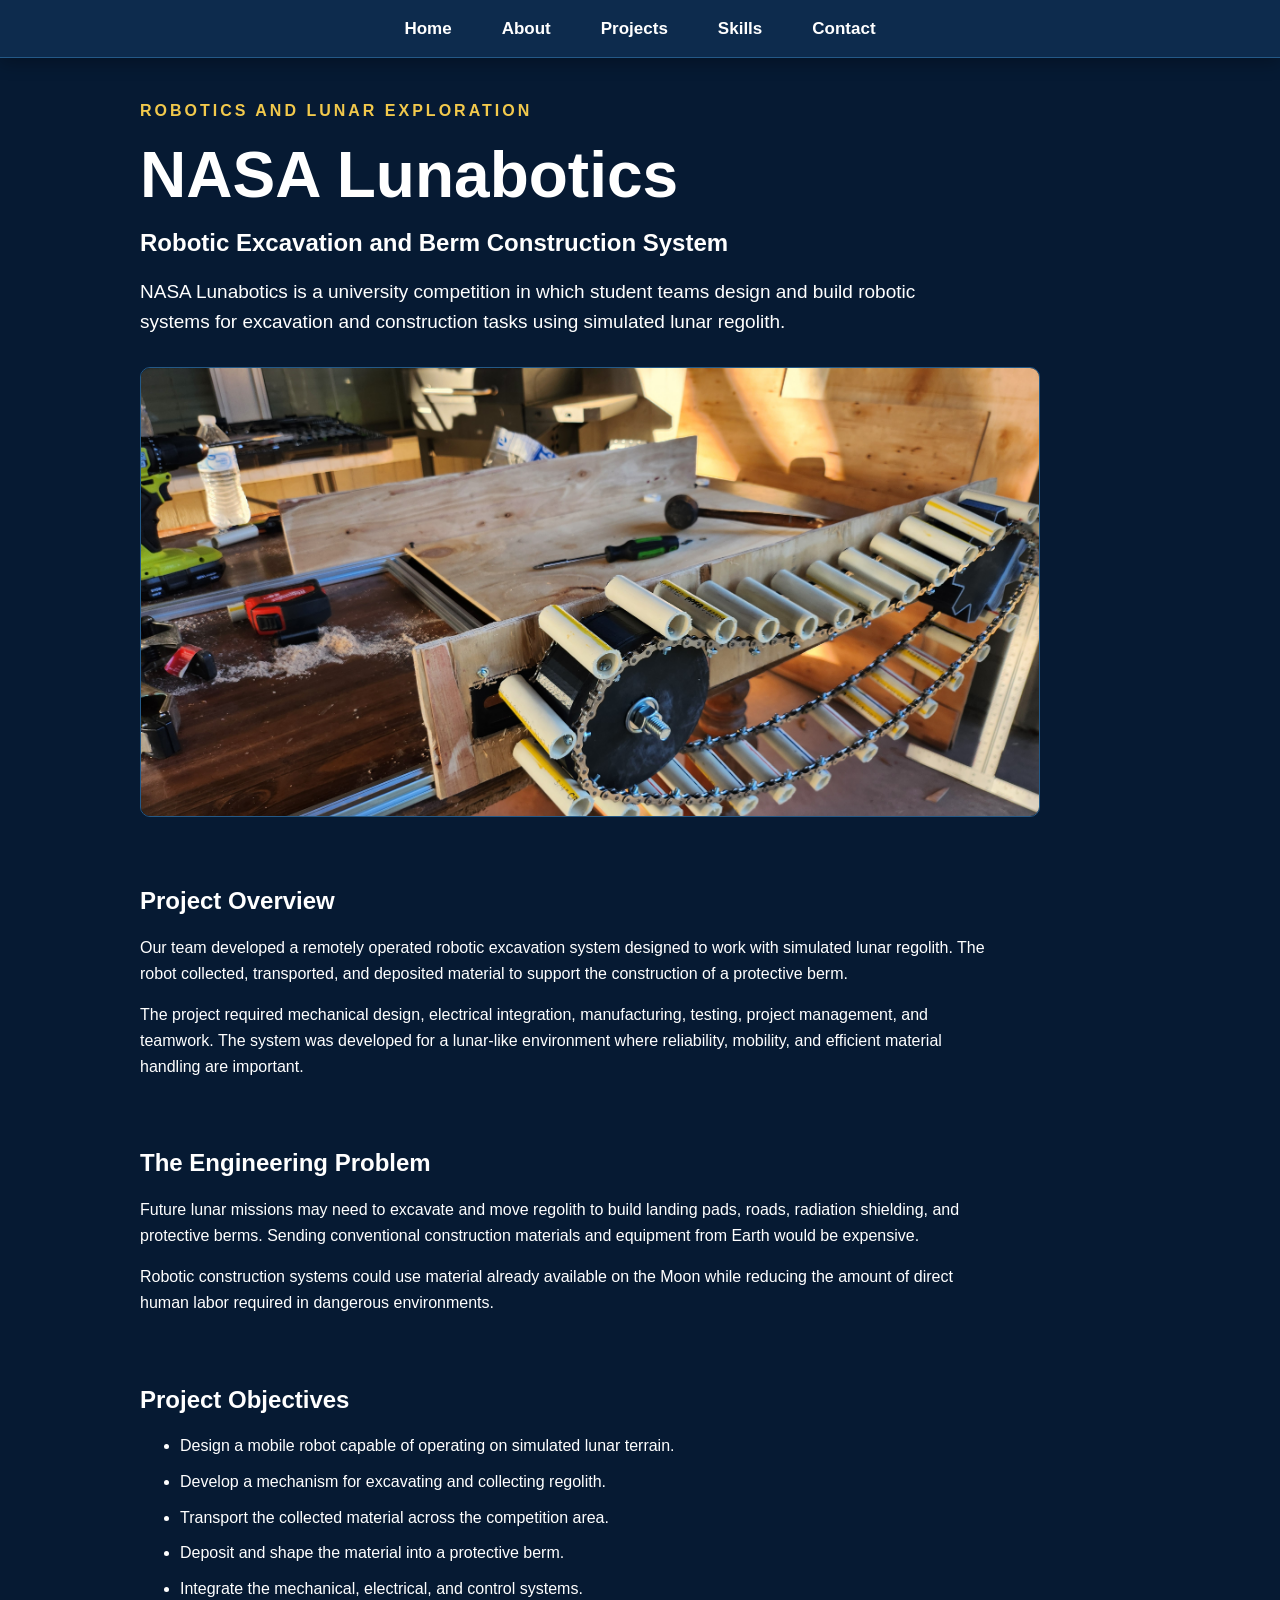
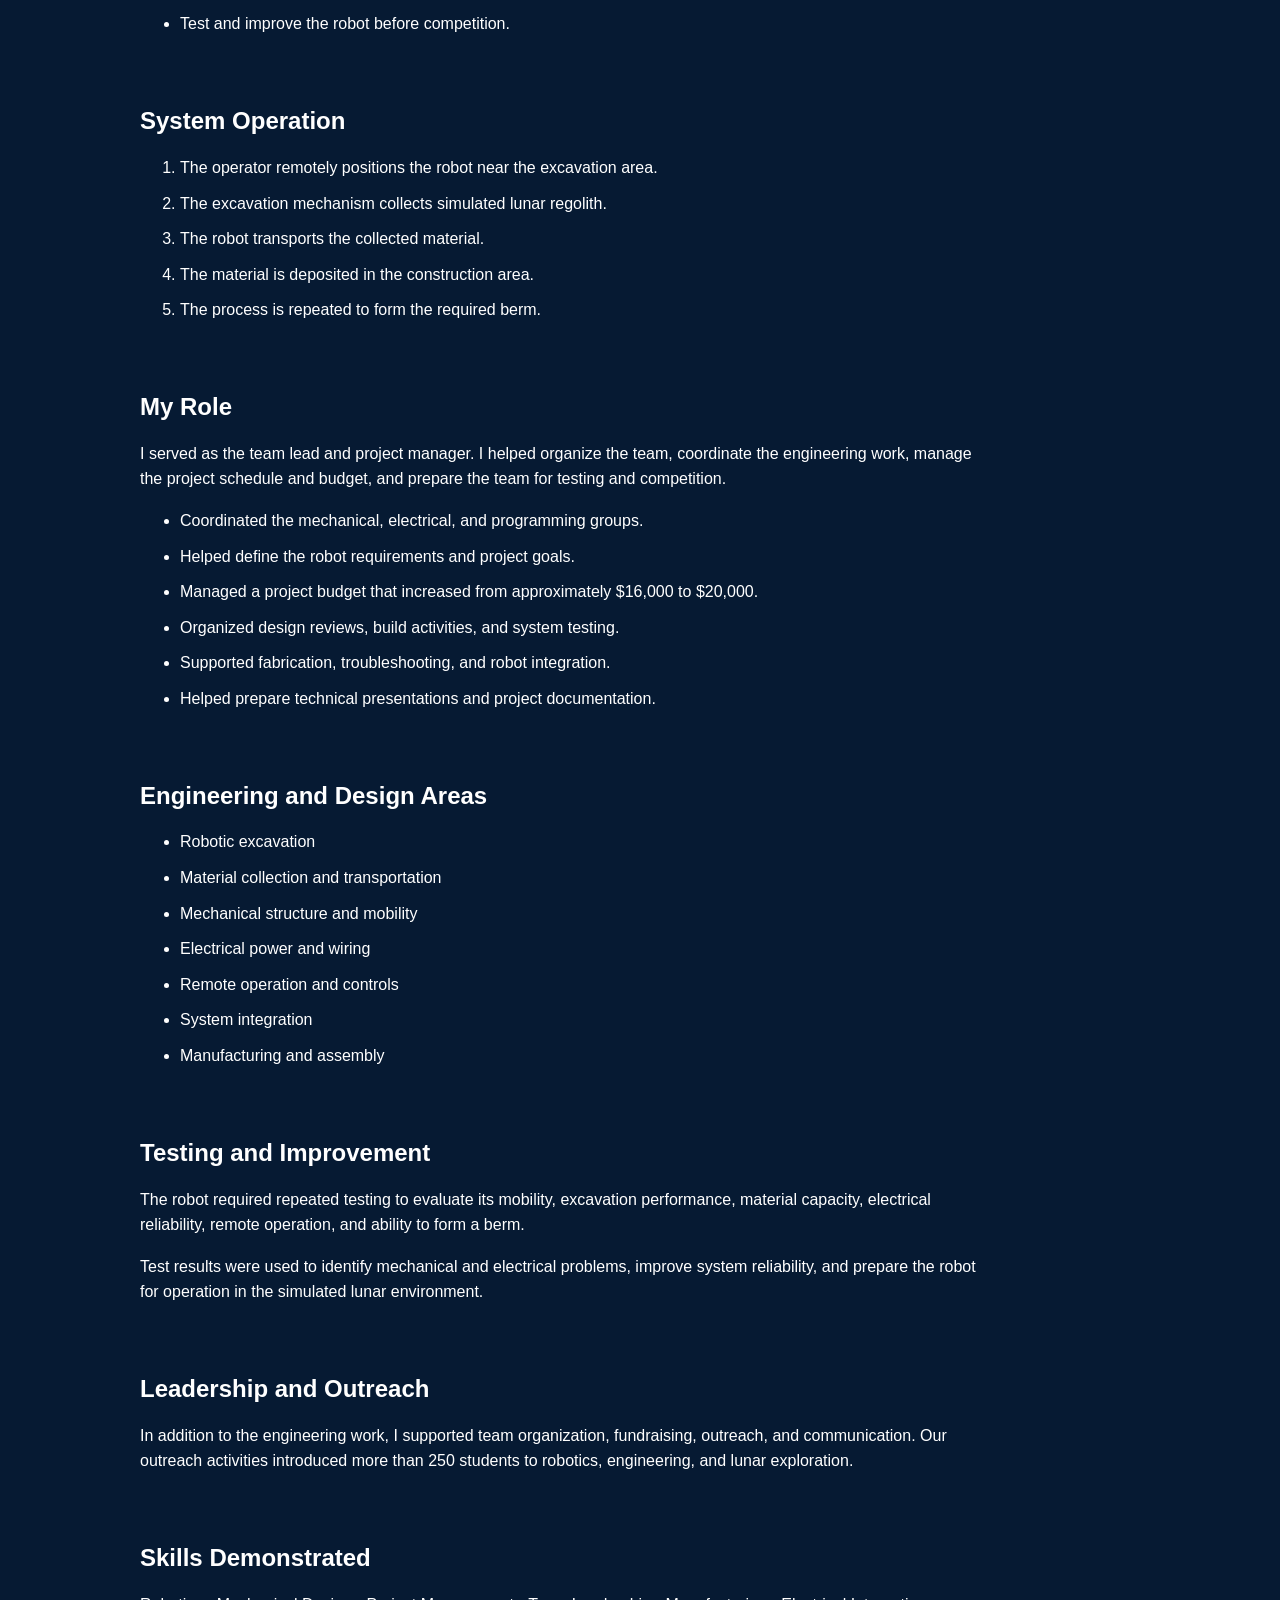
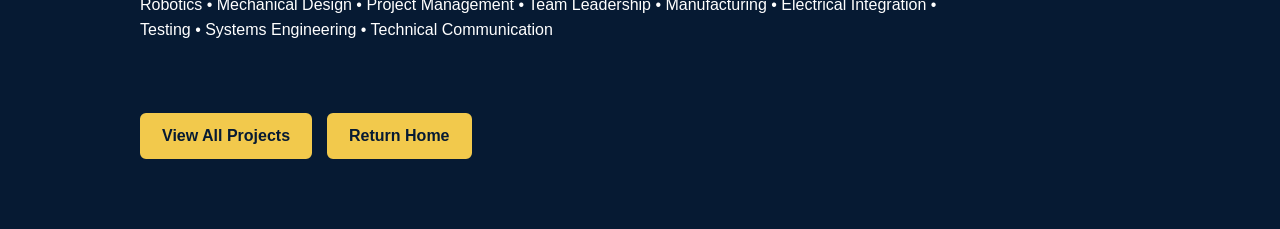
<file: projects/lunabotics.html>
<!-- Gerardo Luna
     NASA Lunabotics Project Detail Page 2026 -->

<!DOCTYPE html>
<html lang="en">

<head>
    <meta charset="UTF-8">

    <meta
        name="viewport"
        content="width=device-width, initial-scale=1.0">

    <title>NASA Lunabotics | Gerardo Luna</title>

    <!-- Connects to style.css outside the projects folder -->
    <link rel="stylesheet" href="../style.css">
</head>

<body>

    <!-- Navigation for pages inside the projects folder -->
    <nav>
        <a href="../index.html">Home</a>
        <a href="../about.html">About</a>
        <a href="../projects.html">Projects</a>
        <a href="../skills.html">Skills</a>
        <a href="../contact.html">Contact</a>
    </nav>


    <main class="project-page">

        <!-- Project introduction -->
        <section class="project-header">

            <p class="hero-label">
                ROBOTICS AND LUNAR EXPLORATION
            </p>

            <h1>NASA Lunabotics</h1>

            <h2>
                Robotic Excavation and Berm Construction System
            </h2>

            <p class="project-summary">
                NASA Lunabotics is a university competition in which
                student teams design and build robotic systems for
                excavation and construction tasks using simulated
                lunar regolith.
            </p>

            <img
                class="project-image"
                src="../images/lunabotics.jpg"
                alt="NASA Lunabotics robotic excavation project">

        </section>


        <!-- Project overview -->
        <section>

            <h2>Project Overview</h2>

            <p>
                Our team developed a remotely operated robotic excavation
                system designed to work with simulated lunar regolith.
                The robot collected, transported, and deposited material
                to support the construction of a protective berm.
            </p>

            <p>
                The project required mechanical design, electrical
                integration, manufacturing, testing, project management,
                and teamwork. The system was developed for a lunar-like
                environment where reliability, mobility, and efficient
                material handling are important.
            </p>

        </section>


        <!-- Engineering problem -->
        <section>

            <h2>The Engineering Problem</h2>

            <p>
                Future lunar missions may need to excavate and move
                regolith to build landing pads, roads, radiation
                shielding, and protective berms. Sending conventional
                construction materials and equipment from Earth would
                be expensive.
            </p>

            <p>
                Robotic construction systems could use material already
                available on the Moon while reducing the amount of direct
                human labor required in dangerous environments.
            </p>

        </section>


        <!-- Objectives -->
        <section>

            <h2>Project Objectives</h2>

            <ul>
                <li>
                    Design a mobile robot capable of operating on
                    simulated lunar terrain.
                </li>

                <li>
                    Develop a mechanism for excavating and collecting
                    regolith.
                </li>

                <li>
                    Transport the collected material across the
                    competition area.
                </li>

                <li>
                    Deposit and shape the material into a protective berm.
                </li>

                <li>
                    Integrate the mechanical, electrical, and control
                    systems.
                </li>

                <li>
                    Test and improve the robot before competition.
                </li>
            </ul>

        </section>


        <!-- System process -->
        <section>

            <h2>System Operation</h2>

            <ol>
                <li>
                    The operator remotely positions the robot near the
                    excavation area.
                </li>

                <li>
                    The excavation mechanism collects simulated lunar
                    regolith.
                </li>

                <li>
                    The robot transports the collected material.
                </li>

                <li>
                    The material is deposited in the construction area.
                </li>

                <li>
                    The process is repeated to form the required berm.
                </li>
            </ol>

        </section>


        <!-- My role -->
        <section>

            <h2>My Role</h2>

            <p>
                I served as the team lead and project manager. I helped
                organize the team, coordinate the engineering work, manage
                the project schedule and budget, and prepare the team for
                testing and competition.
            </p>

            <ul>
                <li>
                    Coordinated the mechanical, electrical, and programming
                    groups.
                </li>

                <li>
                    Helped define the robot requirements and project goals.
                </li>

                <li>
                    Managed a project budget that increased from approximately
                    $16,000 to $20,000.
                </li>

                <li>
                    Organized design reviews, build activities, and system
                    testing.
                </li>

                <li>
                    Supported fabrication, troubleshooting, and robot
                    integration.
                </li>

                <li>
                    Helped prepare technical presentations and project
                    documentation.
                </li>
            </ul>

        </section>


        <!-- Design areas -->
        <section>

            <h2>Engineering and Design Areas</h2>

            <ul>
                <li>Robotic excavation</li>
                <li>Material collection and transportation</li>
                <li>Mechanical structure and mobility</li>
                <li>Electrical power and wiring</li>
                <li>Remote operation and controls</li>
                <li>System integration</li>
                <li>Manufacturing and assembly</li>
            </ul>

        </section>


        <!-- Testing -->
        <section>

            <h2>Testing and Improvement</h2>

            <p>
                The robot required repeated testing to evaluate its
                mobility, excavation performance, material capacity,
                electrical reliability, remote operation, and ability
                to form a berm.
            </p>

            <p>
                Test results were used to identify mechanical and
                electrical problems, improve system reliability, and
                prepare the robot for operation in the simulated lunar
                environment.
            </p>

        </section>


        <!-- Leadership -->
        <section>

            <h2>Leadership and Outreach</h2>

            <p>
                In addition to the engineering work, I supported team
                organization, fundraising, outreach, and communication.
                Our outreach activities introduced more than 250 students
                to robotics, engineering, and lunar exploration.
            </p>

        </section>


        <!-- Skills -->
        <section>

            <h2>Skills Demonstrated</h2>

            <p class="project-skills">
                Robotics • Mechanical Design • Project Management •
                Team Leadership • Manufacturing • Electrical Integration •
                Testing • Systems Engineering • Technical Communication
            </p>

        </section>


        <!-- Page buttons -->
        <section>

            <div class="hero-buttons">

                <a class="primary-button" href="../projects.html">
                    View All Projects
                </a>

                <a class="secondary-button" href="../index.html">
                    Return Home
                </a>

            </div>

        </section>

    </main>

</body>

</html>
</file>
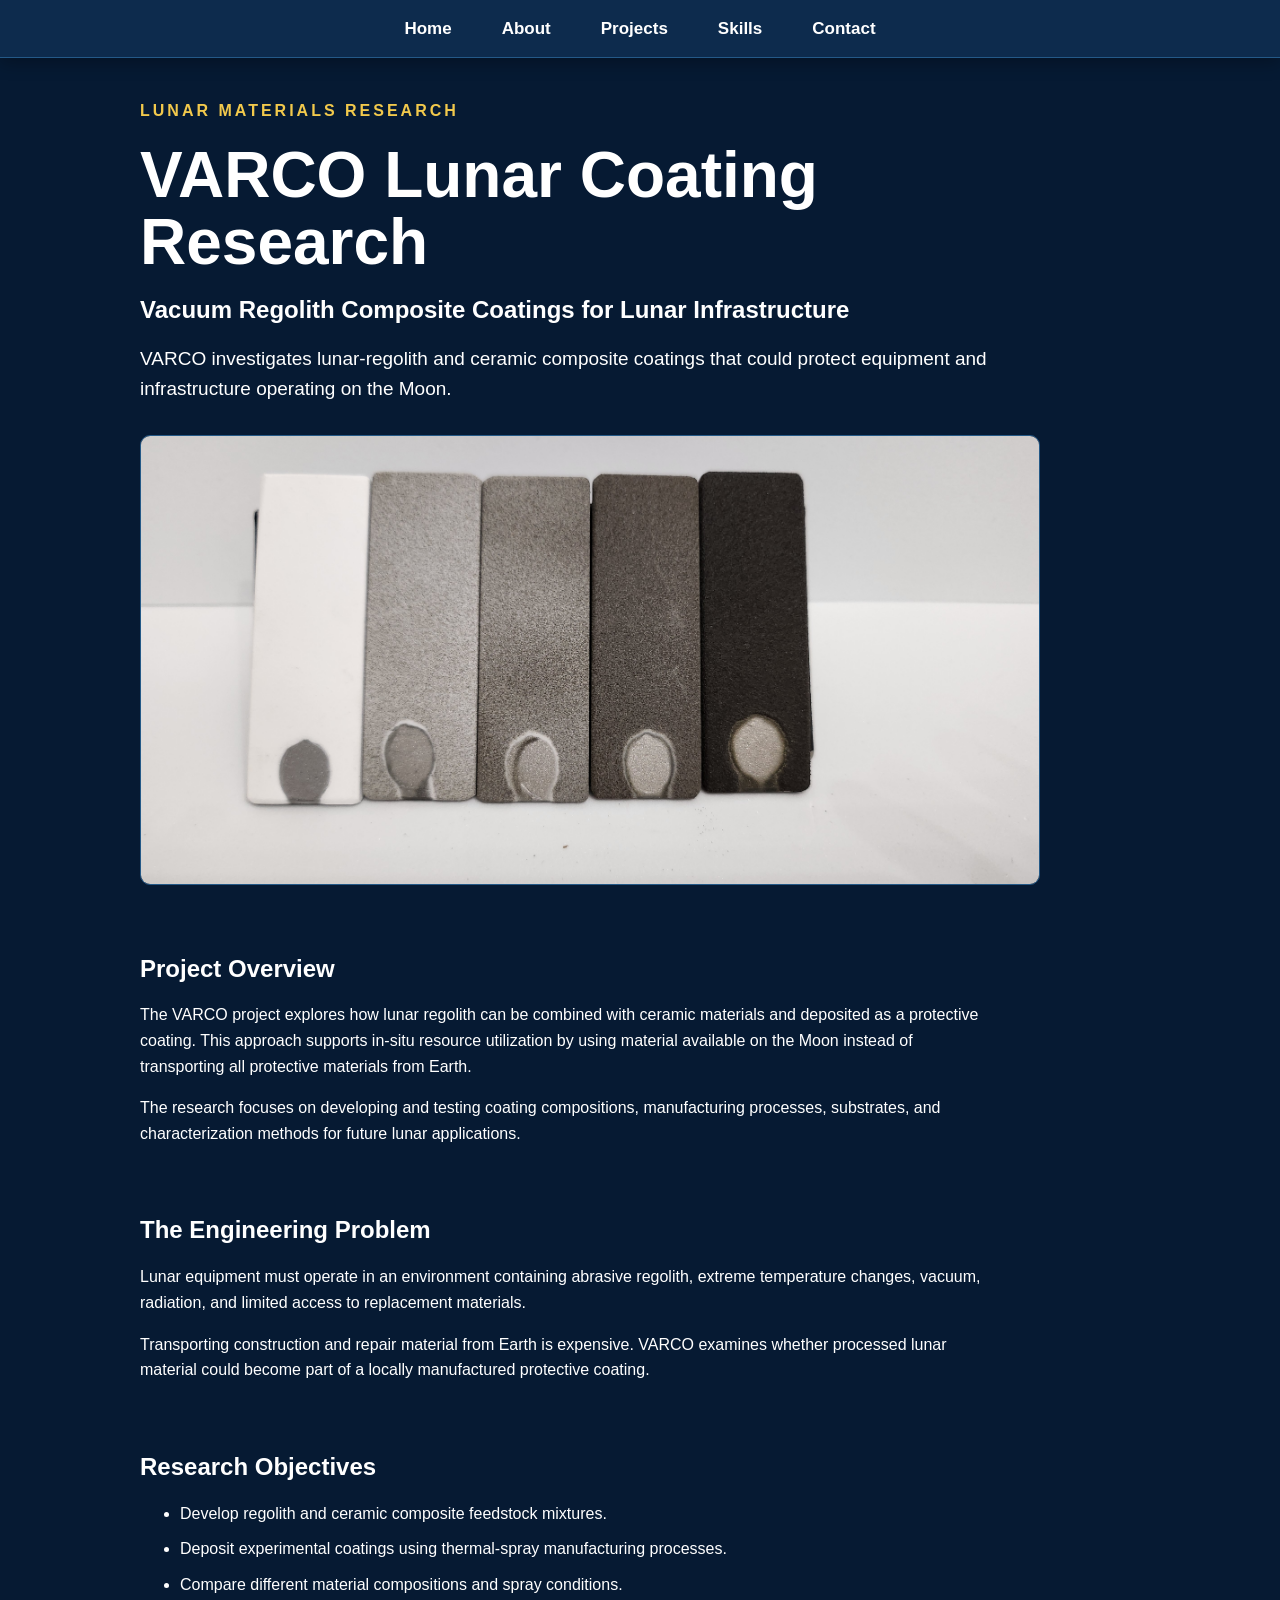
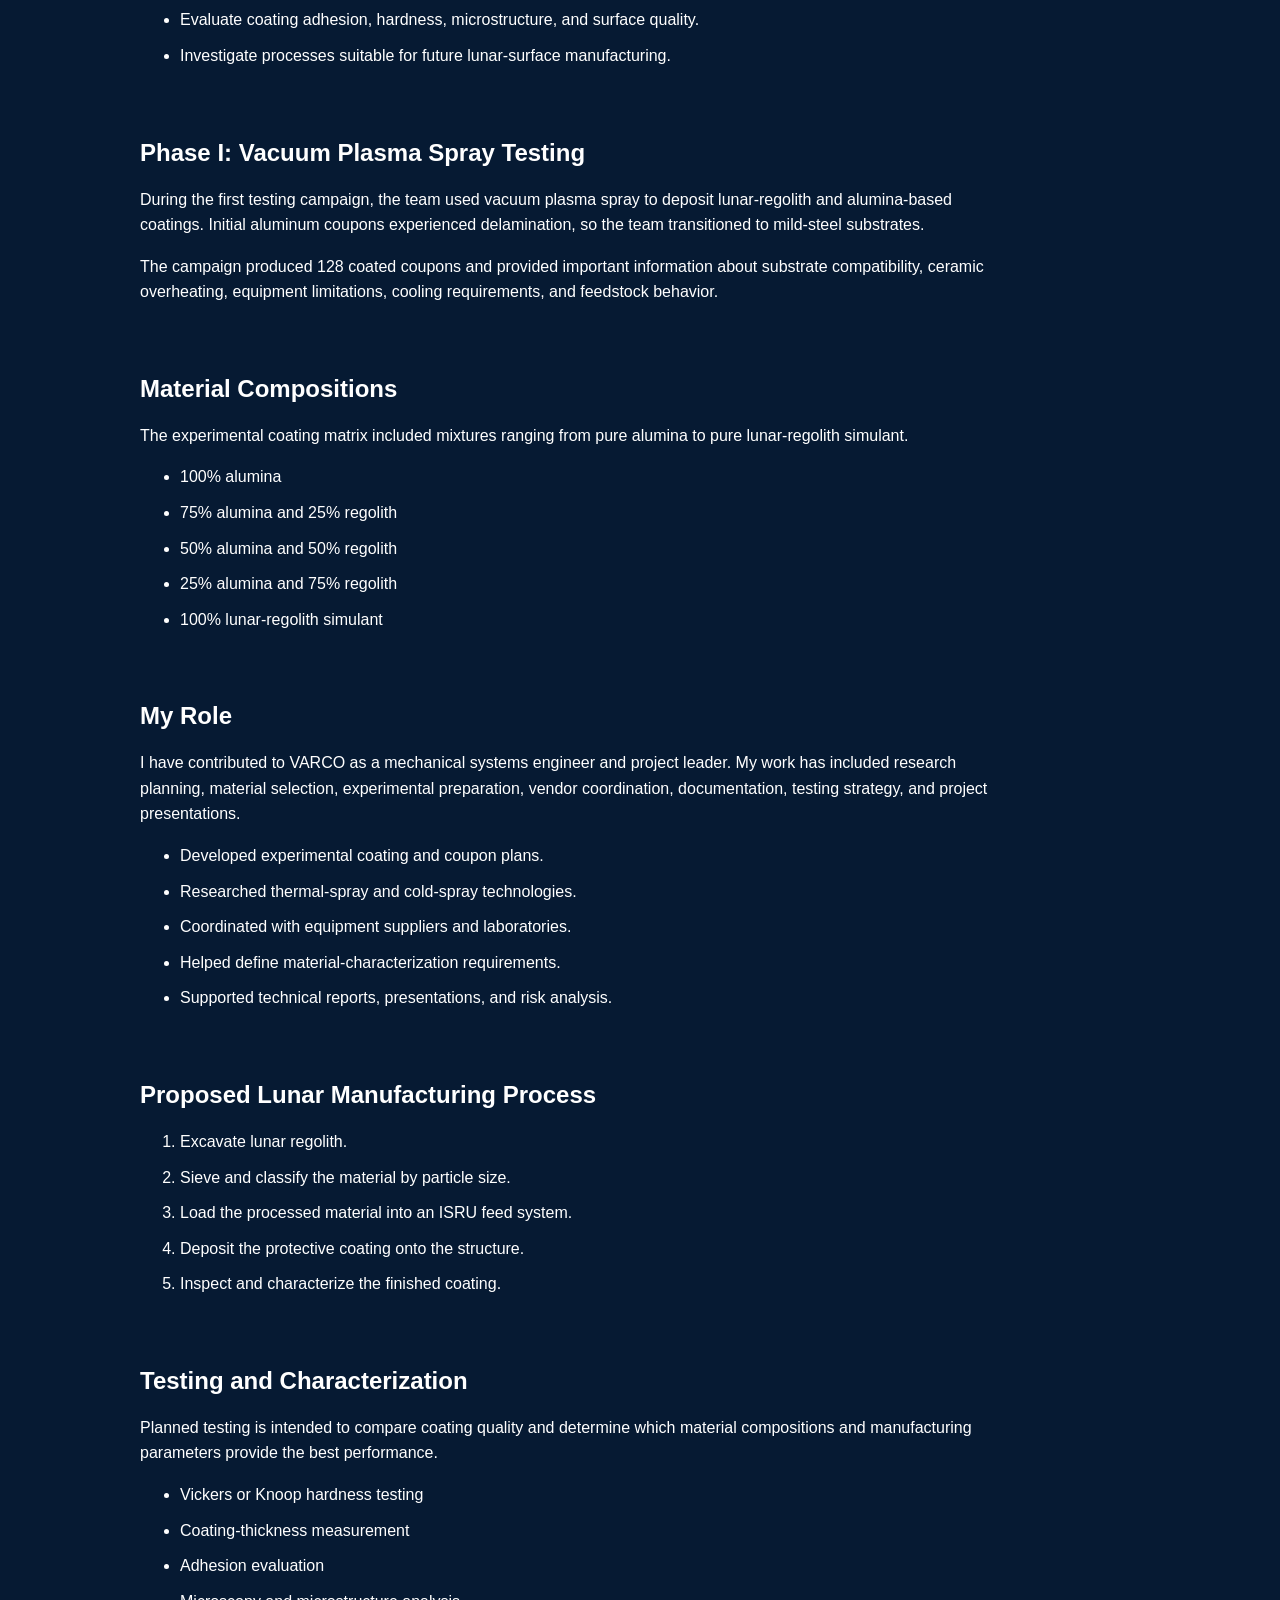
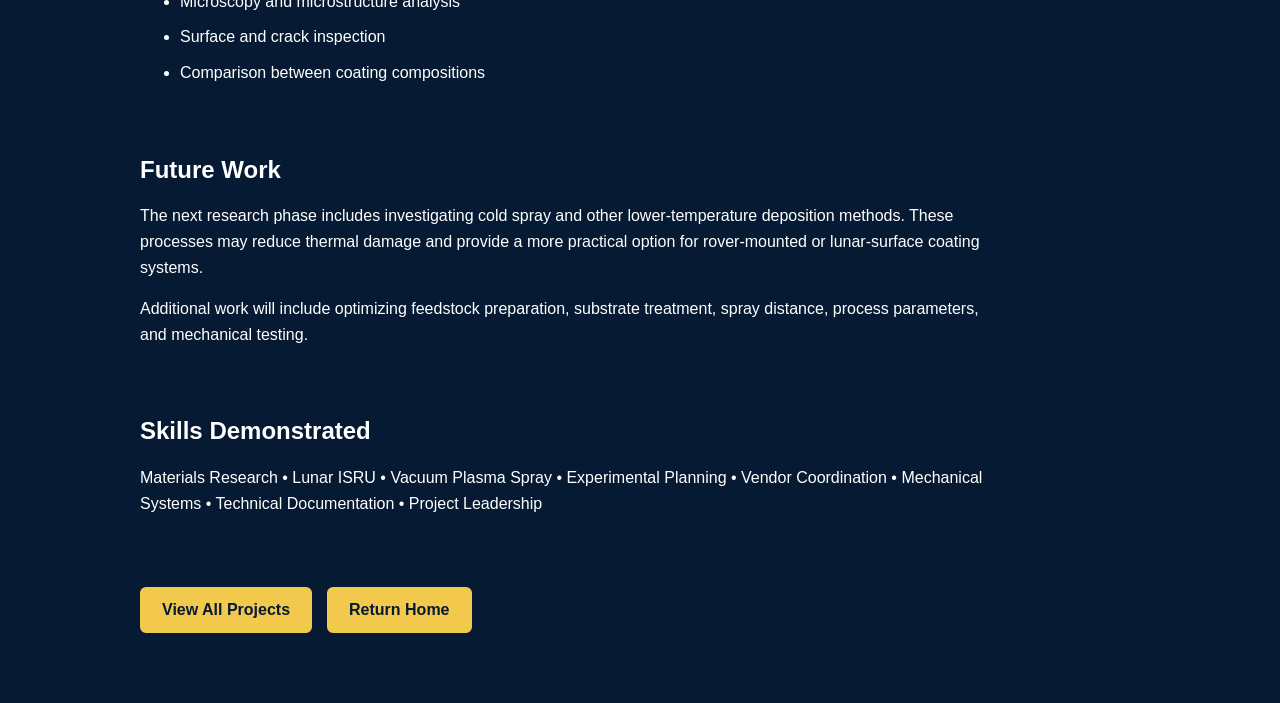
<file: projects/varco.html>
<!-- Gerardo Luna
     VARCO Project Detail Page 2026 -->

<!DOCTYPE html>
<html lang="en">

<head>
    <meta charset="UTF-8">

    <meta
        name="viewport"
        content="width=device-width, initial-scale=1.0">

    <title>VARCO Lunar Coating Research | Gerardo Luna</title>

    <!-- ../ moves out of the projects folder to find style.css -->
    <link rel="stylesheet" href="../style.css">
</head>

<body>

    <!-- Navigation for a page inside the projects folder -->
    <nav>
        <a href="../index.html">Home</a>
        <a href="../about.html">About</a>
        <a href="../projects.html">Projects</a>
        <a href="../skills.html">Skills</a>
        <a href="../contact.html">Contact</a>
    </nav>


    <main class="project-page">

        <!-- Project introduction -->
        <section class="project-header">

            <p class="hero-label">LUNAR MATERIALS RESEARCH</p>

            <h1>VARCO Lunar Coating Research</h1>

            <h2>
                Vacuum Regolith Composite Coatings for Lunar
                Infrastructure
            </h2>

            <p class="project-summary">
                VARCO investigates lunar-regolith and ceramic composite
                coatings that could protect equipment and infrastructure
                operating on the Moon.
            </p>

            <!-- VARCO image -->
            <img
                class="project-image"
                src="../images/varco.jpg"
                alt="VARCO lunar regolith coating research">
        </section>


        <!-- Project overview -->
        <section>

            <h2>Project Overview</h2>

            <p>
                The VARCO project explores how lunar regolith can be combined
                with ceramic materials and deposited as a protective coating.
                This approach supports in-situ resource utilization by using
                material available on the Moon instead of transporting all
                protective materials from Earth.
            </p>

            <p>
                The research focuses on developing and testing coating
                compositions, manufacturing processes, substrates, and
                characterization methods for future lunar applications.
            </p>

        </section>


        <!-- Problem -->
        <section>

            <h2>The Engineering Problem</h2>

            <p>
                Lunar equipment must operate in an environment containing
                abrasive regolith, extreme temperature changes, vacuum,
                radiation, and limited access to replacement materials.
            </p>

            <p>
                Transporting construction and repair material from Earth is
                expensive. VARCO examines whether processed lunar material
                could become part of a locally manufactured protective coating.
            </p>

        </section>


        <!-- Research objectives -->
        <section>

            <h2>Research Objectives</h2>

            <ul>
                <li>
                    Develop regolith and ceramic composite feedstock mixtures.
                </li>

                <li>
                    Deposit experimental coatings using thermal-spray
                    manufacturing processes.
                </li>

                <li>
                    Compare different material compositions and spray
                    conditions.
                </li>

                <li>
                    Evaluate coating adhesion, hardness, microstructure,
                    and surface quality.
                </li>

                <li>
                    Investigate processes suitable for future lunar-surface
                    manufacturing.
                </li>
            </ul>

        </section>


        <!-- Phase I -->
        <section>

            <h2>Phase I: Vacuum Plasma Spray Testing</h2>

            <p>
                During the first testing campaign, the team used vacuum plasma
                spray to deposit lunar-regolith and alumina-based coatings.
                Initial aluminum coupons experienced delamination, so the team
                transitioned to mild-steel substrates.
            </p>

            <p>
                The campaign produced 128 coated coupons and provided important
                information about substrate compatibility, ceramic overheating,
                equipment limitations, cooling requirements, and feedstock
                behavior.
            </p>

        </section>


        <!-- Material compositions -->
        <section>

            <h2>Material Compositions</h2>

            <p>
                The experimental coating matrix included mixtures ranging from
                pure alumina to pure lunar-regolith simulant.
            </p>

            <ul>
                <li>100% alumina</li>
                <li>75% alumina and 25% regolith</li>
                <li>50% alumina and 50% regolith</li>
                <li>25% alumina and 75% regolith</li>
                <li>100% lunar-regolith simulant</li>
            </ul>

        </section>


        <!-- My role -->
        <section>

            <h2>My Role</h2>

            <p>
                I have contributed to VARCO as a mechanical systems engineer
                and project leader. My work has included research planning,
                material selection, experimental preparation, vendor
                coordination, documentation, testing strategy, and project
                presentations.
            </p>

            <ul>
                <li>Developed experimental coating and coupon plans.</li>
                <li>Researched thermal-spray and cold-spray technologies.</li>
                <li>Coordinated with equipment suppliers and laboratories.</li>
                <li>Helped define material-characterization requirements.</li>
                <li>Supported technical reports, presentations, and risk analysis.</li>
            </ul>

        </section>


        <!-- Manufacturing process -->
        <section>

            <h2>Proposed Lunar Manufacturing Process</h2>

            <ol>
                <li>Excavate lunar regolith.</li>
                <li>Sieve and classify the material by particle size.</li>
                <li>Load the processed material into an ISRU feed system.</li>
                <li>Deposit the protective coating onto the structure.</li>
                <li>Inspect and characterize the finished coating.</li>
            </ol>

        </section>


        <!-- Testing -->
        <section>

            <h2>Testing and Characterization</h2>

            <p>
                Planned testing is intended to compare coating quality and
                determine which material compositions and manufacturing
                parameters provide the best performance.
            </p>

            <ul>
                <li>Vickers or Knoop hardness testing</li>
                <li>Coating-thickness measurement</li>
                <li>Adhesion evaluation</li>
                <li>Microscopy and microstructure analysis</li>
                <li>Surface and crack inspection</li>
                <li>Comparison between coating compositions</li>
            </ul>

        </section>


        <!-- Future work -->
        <section>

            <h2>Future Work</h2>

            <p>
                The next research phase includes investigating cold spray and
                other lower-temperature deposition methods. These processes may
                reduce thermal damage and provide a more practical option for
                rover-mounted or lunar-surface coating systems.
            </p>

            <p>
                Additional work will include optimizing feedstock preparation,
                substrate treatment, spray distance, process parameters, and
                mechanical testing.
            </p>

        </section>


        <!-- Skills -->
        <section>

            <h2>Skills Demonstrated</h2>

            <p class="project-skills">
                Materials Research • Lunar ISRU • Vacuum Plasma Spray •
                Experimental Planning • Vendor Coordination • Mechanical
                Systems • Technical Documentation • Project Leadership
            </p>

        </section>


        <!-- Page buttons -->
        <section>

            <div class="hero-buttons">

                <a class="primary-button" href="../projects.html">
                    View All Projects
                </a>

                <a class="secondary-button" href="../index.html">
                    Return Home
                </a>

            </div>

        </section>

    </main>

</body>

</html>
</file>
<file: style.css>
/*
   GERARDO LUNA ENGINEERING PORTFOLIO
   Complete stylesheet
*/


/* =========================================================
   COLOR VARIABLES AND BASIC RESET
   ========================================================= */

:root {
    --background: #061a33;
    --card-background: #0d2b4d;
    --blue: #5bc0ff;
    --gold: #f2c94c;
    --white: #ffffff;
    --muted-text: #b8c4d1;
    --border: #245987;
    --page-width: 1180px;
}


/* Make widths include padding and borders */
* {
    box-sizing: border-box;
}


/*
   Smooth scrolling.

   The scroll padding prevents section headings from being
   hidden behind the sticky navigation.
*/
html {
    scroll-behavior: smooth;
    scroll-padding-top: 75px;
}


/* Main webpage appearance */
body {
    margin: 0;
    padding: 0;
    background-color: var(--background);
    color: var(--white);
    font-family: Arial, sans-serif;
}


/* Prevent images from exceeding their containers */
img {
    max-width: 100%;
}


/* Main page headings */
h1 {
    margin: 0;
    color: var(--white);
    font-size: clamp(42px, 5vw, 68px);
    line-height: 1.05;
}


/* Section headings */
h2 {
    color: var(--white);
}


/* Paragraph readability */
p {
    line-height: 1.6;
}


/* List spacing */
li {
    margin-bottom: 10px;
    line-height: 1.6;
}


/* Default link color */
a {
    color: var(--blue);
}


/* Space between major sections */
section {
    margin-bottom: 70px;
}


/* =========================================================
   SHARED PAGE WIDTH
   ========================================================= */

/*
   Keep the main content and footer centered.

   Navigation is not included because it needs to stretch
   across the entire screen.
*/
main,
footer {
    width: min(calc(100% - 64px), var(--page-width));
    margin-right: auto;
    margin-left: auto;
}


/* =========================================================
   STICKY NAVIGATION
   ========================================================= */

/*
   The navigation stays at the very top while scrolling.

   It is rectangular, solid, and stretches across
   the entire browser window.
*/
nav {
    position: sticky;
    top: 0;
    z-index: 1000;

    display: flex;
    justify-content: center;
    align-items: center;
    gap: clamp(22px, 4vw, 50px);

    width: 100%;
    min-height: 58px;
    margin: 0;
    padding: 10px 24px;

    /* Solid background prevents page content from showing through */
    background-color: #0d2b4d;

    border-top: none;
    border-right: none;
    border-bottom: 1px solid var(--border);
    border-left: none;
    border-radius: 0;

    box-shadow: 0 5px 16px rgba(0, 0, 0, 0.28);
}


/* Navigation links */
nav a {
    color: var(--white);
    font-size: 17px;
    font-weight: bold;
    text-decoration: none;

    transition: color 0.2s ease;
}


/* Navigation hover and keyboard effect */
nav a:hover,
nav a:focus-visible {
    color: var(--blue);
}


/* =========================================================
   HOMEPAGE HERO
   ========================================================= */

.hero {
    display: grid;
    grid-template-columns: minmax(240px, 320px) minmax(0, 650px);
    justify-content: center;
    align-items: center;
    gap: clamp(50px, 7vw, 90px);

    min-height: 620px;
    padding: 55px 0 75px;
}


/* Headshot on the left side */
.headshot {
    display: block;
    justify-self: center;

    width: 300px;
    height: 300px;
    margin: 0;

    object-fit: cover;
    object-position: center;

    border: 4px solid var(--blue);
    border-radius: 50%;

    box-shadow: 0 10px 30px rgba(0, 0, 0, 0.35);
}


/* Hero text on the right side */
.hero-content {
    display: flex;
    flex-direction: column;
    align-items: flex-start;
}


/* Small text above the main name */
.hero-label {
    margin: 0 0 18px;
    color: var(--gold);
    font-weight: bold;
    letter-spacing: 3px;
}


/* Main name heading */
.hero h1 {
    margin-bottom: 24px;
}


/* Engineering description heading */
.hero h2 {
    max-width: 650px;
    margin: 0 0 24px;

    font-size: clamp(24px, 2.5vw, 32px);
    line-height: 1.3;
}


/* Introduction paragraph */
.hero-description {
    max-width: 650px;
    margin: 0;
    font-size: 18px;
}


/* Hero buttons container */
.hero-buttons {
    display: flex;
    flex-wrap: wrap;
    gap: 15px;
    margin-top: 30px;
}


/* Hero buttons */
.primary-button,
.secondary-button,
.resume-button {
    display: inline-block;
    padding: 12px 20px;

    background-color: var(--gold);
    color: var(--background);

    border: 2px solid var(--gold);
    border-radius: 6px;

    font-weight: bold;
    text-decoration: none;

    transition:
        background-color 0.2s ease,
        border-color 0.2s ease,
        transform 0.2s ease;
}


/* Hero button hover effect */
.primary-button:hover,
.secondary-button:hover,
.resume-button:hover {
    background-color: var(--white);
    border-color: var(--white);
    color: var(--background);

    transform: translateY(-2px);
}


/* =========================================================
   FEATURED PROJECTS
   ========================================================= */

#projects,
#skills {
    width: min(100%, 1080px);
    margin-right: auto;
    margin-left: auto;
    padding: 40px 0;
}


/* Featured Projects and Technical Skills headings */
#projects > h2,
#skills > h2 {
    margin: 0 0 30px;
    font-size: 30px;
}


/* Three project columns on desktop */
.project-container {
    display: grid;
    grid-template-columns: repeat(3, minmax(0, 1fr));
    gap: 25px;
}


/* Entire project card is a clickable link */
.project-card {
    display: flex;
    flex-direction: column;

    min-width: 0;
    padding: 25px;

    background-color: var(--card-background);
    color: var(--white);

    border: 1px solid var(--border);
    border-radius: 10px;

    text-decoration: none;
    cursor: pointer;

    transition:
        transform 0.3s ease,
        border-color 0.3s ease,
        box-shadow 0.3s ease;
}


/* Hovering anywhere over the card activates this effect */
.project-card:hover {
    transform: translateY(-6px);

    border-color: var(--gold);
    box-shadow: 0 12px 28px rgba(0, 0, 0, 0.3);
}


/* Visible outline when using a keyboard */
.project-card:focus-visible {
    outline: 3px solid var(--gold);
    outline-offset: 4px;
}


/* Project image */
.project-card .project-image {
    width: 100%;
    height: 180px;
    margin-bottom: 20px;

    object-fit: cover;
    border-radius: 6px;
}


/* Project title */
.project-card h3 {
    margin: 0 0 15px;
    color: var(--blue);
}


/* Project description */
.project-card p {
    margin-top: 0;
    color: var(--white);
}


/* View Project Details text */
.project-link {
    display: inline-block;
    margin: auto 0 15px;

    color: var(--blue);
    font-weight: bold;
}


/* Change details text when hovering over the card */
.project-card:hover .project-link {
    color: var(--gold);
}


/* Skills displayed at the bottom of each project card */
.project-card .project-skills {
    margin-bottom: 0;
    color: var(--gold);

    font-size: 14px;
    font-weight: bold;
}


/* =========================================================
   TECHNICAL SKILLS
   ========================================================= */

/* Four skill columns on desktop */
.skills-container {
    display: grid;
    grid-template-columns: repeat(4, minmax(0, 1fr));
    gap: 20px;
}


/* Individual skill card */
.skill-card {
    min-width: 0;
    padding: 22px;

    background-color: var(--card-background);

    border-left: 4px solid var(--blue);
    border-radius: 8px;
}


/* Skill category heading */
.skill-card h3 {
    margin: 0 0 12px;
    color: var(--gold);
}


/* Skill description */
.skill-card p {
    margin: 0;
}


/* =========================================================
   INDIVIDUAL PROJECT PAGES
   ========================================================= */

.project-page {
    max-width: 1000px;
    margin: 0 auto;
}


/* Top of an individual project page */
.project-header {
    padding-top: 40px;
}


/* Project introduction */
.project-summary {
    max-width: 850px;
    font-size: 19px;
}


/* Large image on an individual project page */
.project-page-image,
.project-page .project-header .project-image {
    display: block;

    width: 100%;
    max-width: 900px;
    height: min(450px, 50vw);
    min-height: 280px;
    margin-top: 30px;

    object-fit: cover;

    border: 1px solid var(--border);
    border-radius: 10px;
}


/* Width of sections on project pages */
.project-page section {
    max-width: 900px;
}


/* Width of paragraphs on project pages */
.project-page section p {
    max-width: 850px;
}


/* =========================================================
   FOOTER
   ========================================================= */

footer {
    padding: 65px 0 30px;
    text-align: center;
}


/* Footer heading */
footer h2 {
    margin: 0 0 22px;
}


/* Footer paragraphs */
footer p {
    max-width: none;
}


/* Footer links */
footer a {
    color: var(--blue);
}


/* Copyright line */
.copyright {
    margin-top: 40px;
    padding-top: 24px;

    color: var(--muted-text);
    border-top: 1px solid rgba(91, 192, 255, 0.3);

    font-size: 14px;
}


/* =========================================================
   TABLET LAYOUT
   ========================================================= */

@media (max-width: 950px) {

    .hero {
        grid-template-columns: 240px minmax(0, 1fr);
        gap: 45px;
        min-height: 560px;
    }


    .headshot {
        width: 230px;
        height: 230px;
    }


    /* Change projects and skills to two columns */
    .project-container,
    .skills-container {
        grid-template-columns: repeat(2, minmax(0, 1fr));
    }

}


/* =========================================================
   PHONE LAYOUT
   ========================================================= */

@media (max-width: 700px) {

    /* Reduce the empty space beside the page content */
    main,
    footer {
        width: calc(100% - 36px);
    }


    /*
       Thin mobile navigation.

       It remains rectangular, touches the top,
       and stretches across the entire screen.
    */
    nav {
        top: 0;

        flex-wrap: nowrap;
        justify-content: space-evenly;
        gap: 8px;

        width: 100%;
        min-height: 50px;
        margin: 0;
        padding: 8px 6px;

        background-color: #0d2b4d;
        border-radius: 0;

        overflow-x: auto;
        scrollbar-width: none;
    }


    /* Hide the horizontal navigation scrollbar */
    nav::-webkit-scrollbar {
        display: none;
    }


    /* Smaller navigation links on phones */
    nav a {
        flex-shrink: 0;
        font-size: 14px;
    }


    /* Reduce space between phone sections */
    section {
        margin-bottom: 45px;
    }


    /* Stack the headshot above the introduction */
    .hero {
        display: flex;
        flex-direction: column;

        min-height: auto;
        gap: 35px;
        padding: 45px 0 60px;
    }


    /* Smaller phone headshot */
    .headshot {
        width: 210px;
        height: 210px;
    }


    /* Center the hero content on phones */
    .hero-content {
        align-items: center;
        text-align: center;
    }


    /* Smaller name heading on phones */
    .hero h1 {
        font-size: 44px;
    }


    /* Center the hero buttons */
    .hero-buttons {
        justify-content: center;
    }


    /* Reduce project and skill section padding */
    #projects,
    #skills {
        padding: 25px 0;
    }


    /* Use one project or skill card per row */
    .project-container,
    .skills-container {
        grid-template-columns: 1fr;
    }


    /* Project-page image size on phones */
    .project-page-image,
    .project-page .project-header .project-image {
        height: 280px;
        min-height: 0;
    }


    /* Reduce footer spacing */
    footer {
        padding-top: 45px;
    }

}
</file>
